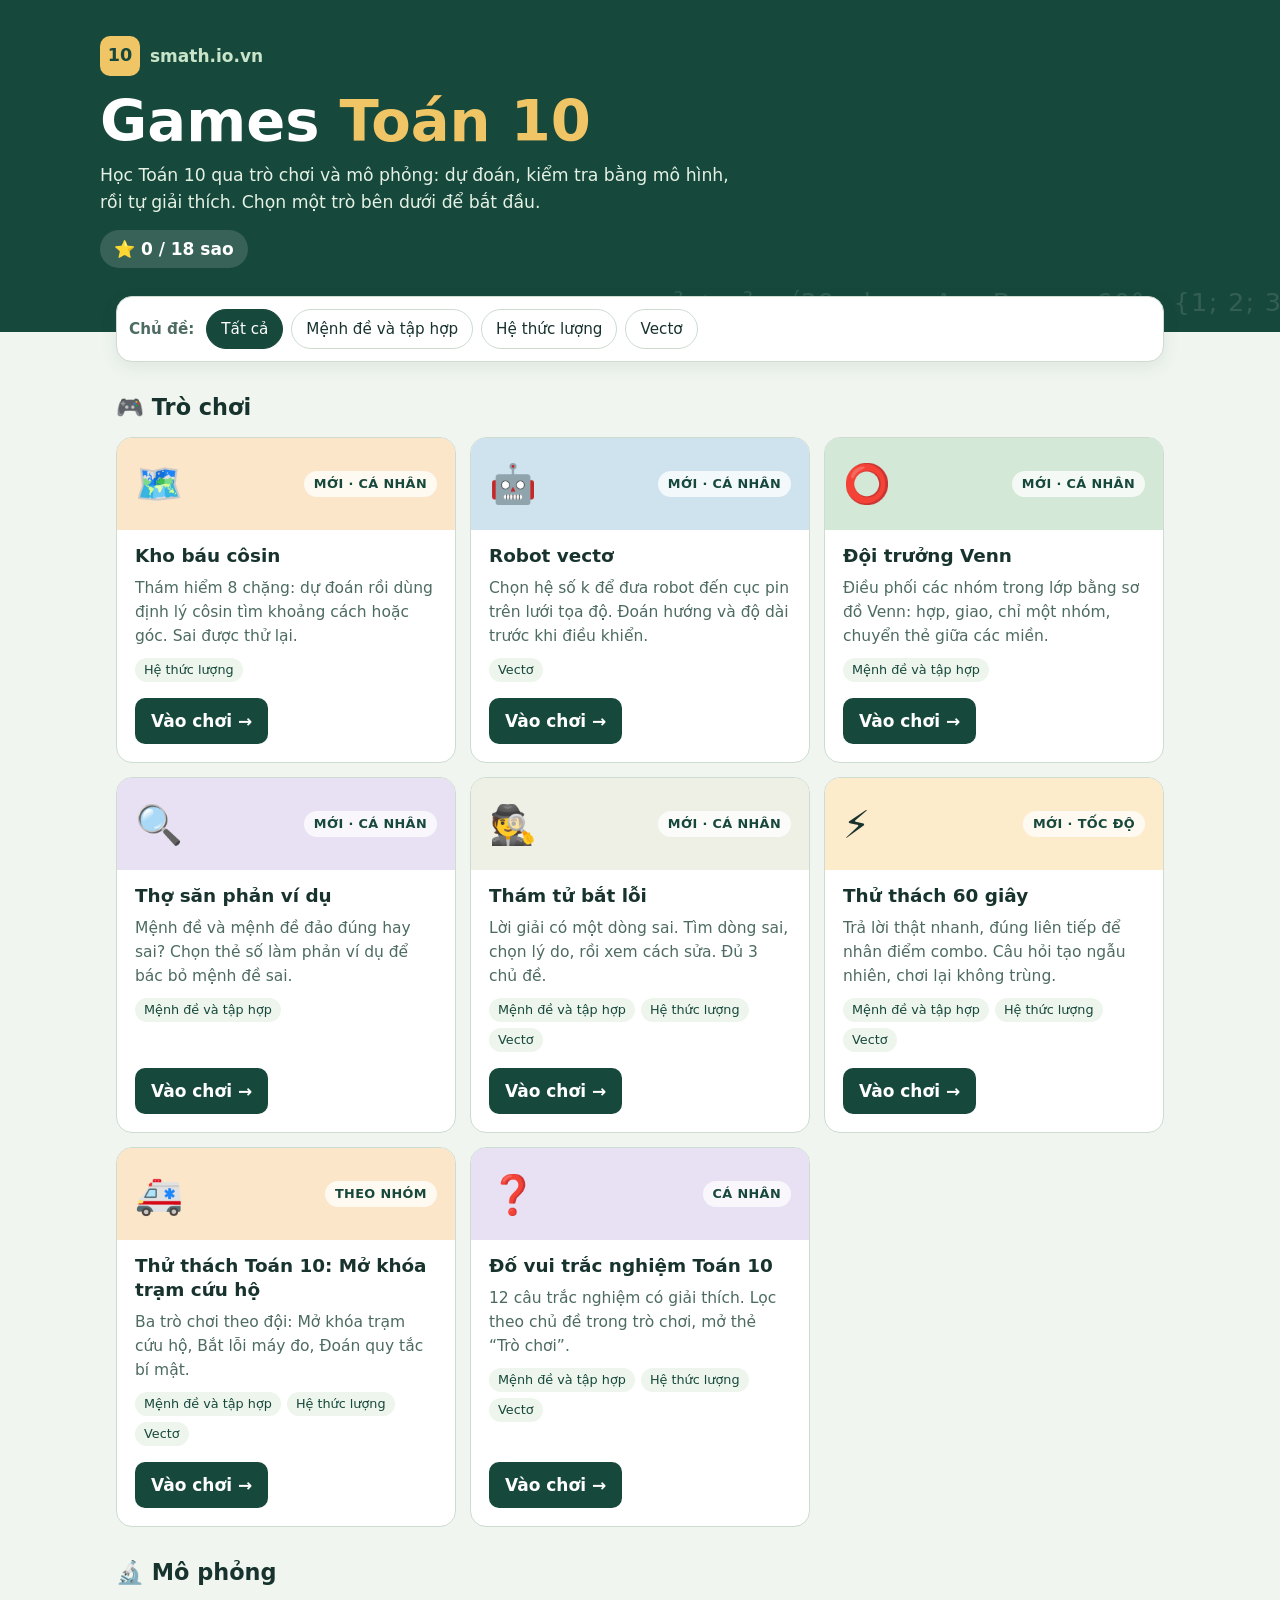
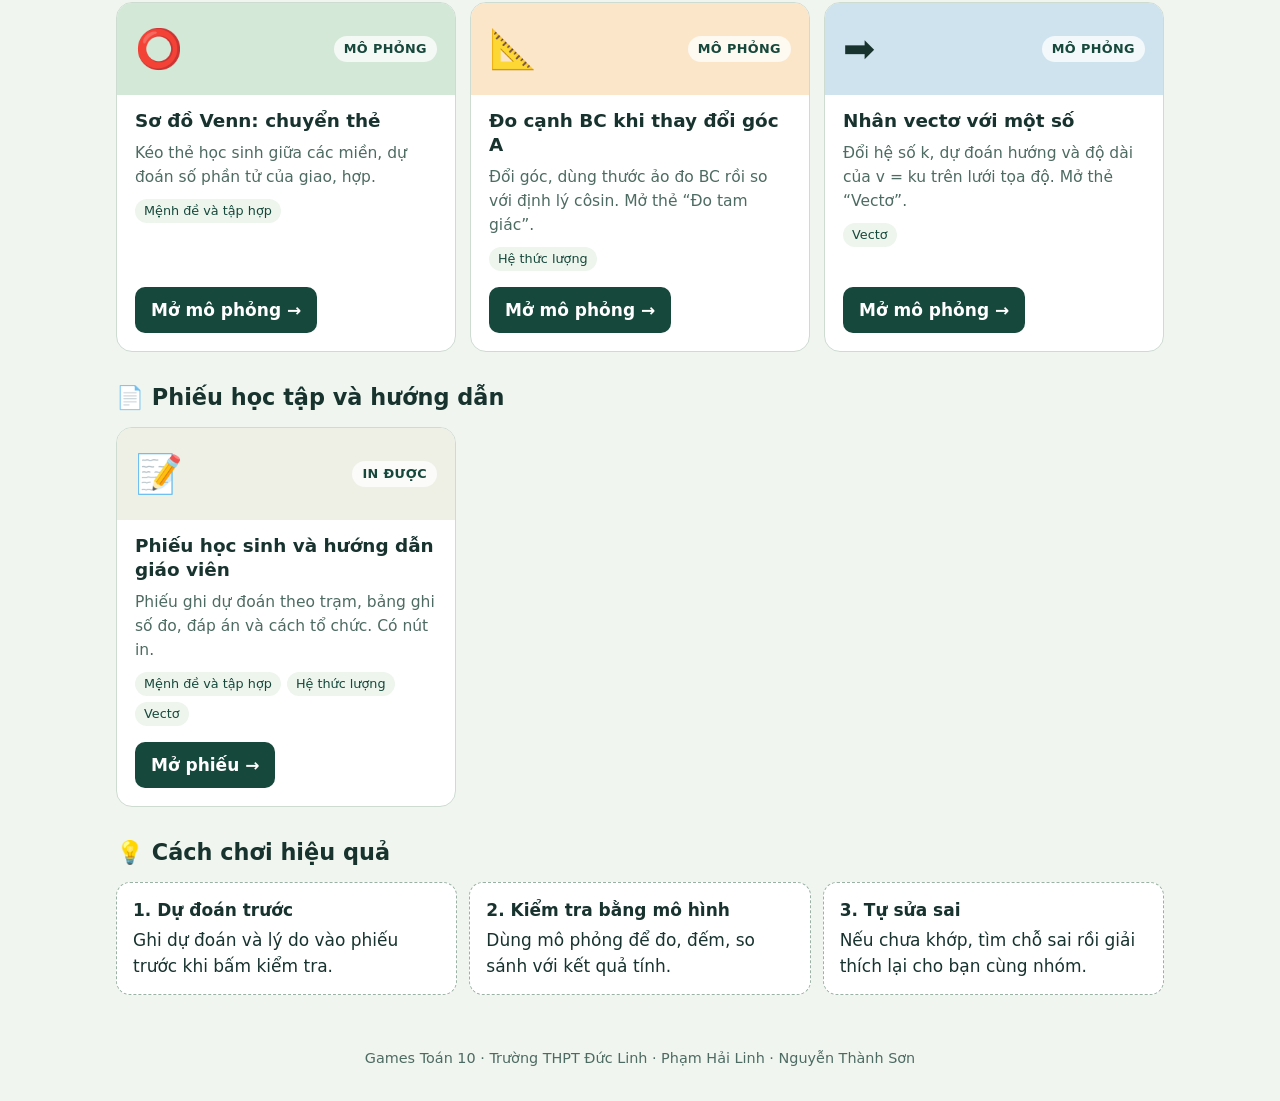
<file: index.html>
<!doctype html>
<html lang="vi">
<head>
<meta charset="utf-8">
<meta name="viewport" content="width=device-width,initial-scale=1">
<title>Games Toán 10</title>
<meta name="description" content="Games Toán 10: trò chơi, mô phỏng và phiếu học tập Toán lớp 10 cho học sinh. smath.io.vn">
<meta name="theme-color" content="#17483c">
<meta property="og:title" content="Games Toán 10">
<meta property="og:description" content="Học Toán 10 qua trò chơi và mô phỏng: tập hợp, hệ thức lượng, vectơ.">
<link rel="icon" href="data:image/svg+xml,%3Csvg xmlns='http://www.w3.org/2000/svg' viewBox='0 0 64 64'%3E%3Crect width='64' height='64' rx='14' fill='%2317483c'/%3E%3Ctext x='32' y='44' font-size='34' font-family='Segoe UI,Arial' font-weight='700' fill='%23efc565' text-anchor='middle'%3E10%3C/text%3E%3C/svg%3E">
<style>
:root{
  --bg:#f0f5ef;--card:#ffffff;--ink:#18332e;--muted:#4d6b62;--line:#cddbd1;
  --green:#17483c;--green2:#286c89;--accent:#efc565;--orange:#b36520;
  --t-logic:#d3e8d6;--t-tri:#fbe6c9;--t-vec:#cfe3ef;--t-all:#e8e1f3;
}
*{box-sizing:border-box}
html{scroll-behavior:smooth}
body{margin:0;background:var(--bg);color:var(--ink);font:17px/1.55 "Segoe UI",system-ui,-apple-system,Roboto,Arial,sans-serif}
a{color:inherit}
.hero{background:var(--green);color:#fff;padding:36px 16px 64px;position:relative;overflow:hidden}
.hero::after{content:"x² + y² · √39 · k·u · A ∩ B · cos 60° · {1; 2; 3}";position:absolute;right:-20px;bottom:10px;font-size:clamp(1rem,3vw,1.6rem);opacity:.12;white-space:nowrap;letter-spacing:.05em}
.wrap{max-width:1080px;margin:auto}
.brand{display:flex;align-items:center;gap:10px;font-weight:600;color:#c9e5c9;margin:0}
.logo{width:40px;height:40px;border-radius:10px;background:var(--accent);color:var(--green);display:grid;place-items:center;font-weight:800;font-size:1.1rem}
h1{font-size:clamp(2.2rem,7vw,3.6rem);line-height:1.05;margin:16px 0 10px}
h1 span{color:var(--accent)}
.lead{max-width:640px;margin:0;color:#e4f1e4;font-size:1.08rem}
main{max-width:1080px;margin:-36px auto 0;padding:0 16px 32px;position:relative}
.filters{background:var(--card);border:1px solid var(--line);border-radius:16px;padding:12px;display:flex;gap:8px;flex-wrap:wrap;align-items:center;box-shadow:0 6px 18px rgba(23,72,60,.08)}
.filters b{margin-right:4px;font-size:.95rem;color:var(--muted)}
.chip{font:inherit;font-size:.95rem;border:1px solid var(--line);background:#fff;color:var(--ink);padding:7px 14px;border-radius:999px;cursor:pointer;min-height:40px}
.chip[aria-pressed=true]{background:var(--green);color:#fff;border-color:var(--green)}
.chip:focus-visible,.card a:focus-visible{outline:3px solid var(--orange);outline-offset:2px}
h2{font-size:1.4rem;margin:28px 0 12px}
.grid{display:grid;gap:14px;grid-template-columns:repeat(auto-fill,minmax(270px,1fr))}
.card{background:var(--card);border:1px solid var(--line);border-radius:16px;overflow:hidden;display:flex;flex-direction:column;transition:transform .15s,box-shadow .15s}
.card:hover{transform:translateY(-3px);box-shadow:0 10px 24px rgba(23,72,60,.12)}
.thumb{height:92px;display:flex;align-items:center;justify-content:space-between;padding:0 18px;font-size:2.4rem}
.thumb .kind{font-size:.8rem;font-weight:700;background:rgba(255,255,255,.75);color:var(--green);padding:3px 10px;border-radius:999px;letter-spacing:.03em;text-transform:uppercase}
.body{padding:14px 18px 18px;display:flex;flex-direction:column;gap:8px;flex:1}
.card h3{margin:0;font-size:1.15rem;line-height:1.3}
.card p{margin:0;color:var(--muted);font-size:.97rem}
.tags{display:flex;gap:6px;flex-wrap:wrap;margin-top:2px}
.tag{font-size:.8rem;padding:2px 9px;border-radius:999px;background:#edf5ed;color:var(--green)}
.go{margin-top:auto;padding-top:8px}
.go a{display:inline-flex;align-items:center;gap:6px;background:var(--green);color:#fff;text-decoration:none;font-weight:600;padding:10px 16px;border-radius:10px;min-height:44px}
.go a:hover{background:#0f3a30}
.go{display:flex;align-items:center;gap:10px;flex-wrap:wrap}
.score{font-size:.9rem;color:var(--muted)}
.score .st{letter-spacing:.05em}
.stars-pill{display:inline-block;margin-top:14px;background:rgba(255,255,255,.14);padding:6px 14px;border-radius:999px;font-weight:600;color:#fff}
.empty{color:var(--muted)}
.tips{display:grid;gap:12px;grid-template-columns:repeat(auto-fit,minmax(220px,1fr));margin-top:6px}
.tip{background:#fff;border:1px dashed #9ab2a4;border-radius:14px;padding:14px 16px}
.tip b{display:block;margin-bottom:4px}
footer{text-align:center;color:var(--muted);font-size:.9rem;padding:20px 16px 32px}
@media (max-width:520px){.hero{padding:26px 16px 58px}.thumb{height:76px;font-size:2rem}.filters b{width:100%}}
@media (prefers-reduced-motion:reduce){.card{transition:none}.card:hover{transform:none}}
</style>
</head>
<body>
<header class="hero">
  <div class="wrap">
    <p class="brand"><span class="logo">10</span> smath.io.vn</p>
    <h1>Games <span>Toán 10</span></h1>
    <p class="lead">Học Toán 10 qua trò chơi và mô phỏng: dự đoán, kiểm tra bằng mô hình, rồi tự giải thích. Chọn một trò bên dưới để bắt đầu.</p>
    <span class="stars-pill" id="stars" title="Sao em đã thu thập trên máy này"></span>
  </div>
</header>

<main>
  <div class="filters" role="group" aria-label="Lọc theo chủ đề">
    <b>Chủ đề:</b>
    <button class="chip" data-topic="all" aria-pressed="true">Tất cả</button>
    <button class="chip" data-topic="logic" aria-pressed="false">Mệnh đề và tập hợp</button>
    <button class="chip" data-topic="triangle" aria-pressed="false">Hệ thức lượng</button>
    <button class="chip" data-topic="vector" aria-pressed="false">Vectơ</button>
  </div>

  <section id="choi"><h2>🎮 Trò chơi</h2><div class="grid" data-group="game"></div></section>
  <section id="mophong"><h2>🔬 Mô phỏng</h2><div class="grid" data-group="sim"></div></section>
  <section id="giaovien"><h2>📄 Phiếu học tập và hướng dẫn</h2><div class="grid" data-group="doc"></div></section>

  <section>
    <h2>💡 Cách chơi hiệu quả</h2>
    <div class="tips">
      <div class="tip"><b>1. Dự đoán trước</b>Ghi dự đoán và lý do vào phiếu trước khi bấm kiểm tra.</div>
      <div class="tip"><b>2. Kiểm tra bằng mô hình</b>Dùng mô phỏng để đo, đếm, so sánh với kết quả tính.</div>
      <div class="tip"><b>3. Tự sửa sai</b>Nếu chưa khớp, tìm chỗ sai rồi giải thích lại cho bạn cùng nhóm.</div>
    </div>
  </section>
</main>

<footer>Games Toán 10 · Trường THPT Đức Linh · Phạm Hải Linh · Nguyễn Thành Sơn</footer>

<script>
/* Thêm trò chơi mới: chép file HTML vào thư mục games/ rồi thêm một dòng vào danh sách dưới đây.
   group: "game" (trò chơi) | "sim" (mô phỏng) | "doc" (phiếu, hướng dẫn)
   topics: "logic" | "triangle" | "vector" (có thể nhiều chủ đề) */
const ITEMS = [
  {
    id: "kho-bau-cosin", isNew: true, group: "game", icon: "🗺️", color: "var(--t-tri)",
    title: "Kho báu côsin",
    desc: "Thám hiểm 8 chặng: dự đoán rồi dùng định lý côsin tìm khoảng cách hoặc góc. Sai được thử lại.",
    topics: ["triangle"], href: "games/kho-bau-cosin.html", kind: "Cá nhân"
  },
  {
    id: "robot-vecto", isNew: true, group: "game", icon: "🤖", color: "var(--t-vec)",
    title: "Robot vectơ",
    desc: "Chọn hệ số k để đưa robot đến cục pin trên lưới tọa độ. Đoán hướng và độ dài trước khi điều khiển.",
    topics: ["vector"], href: "games/robot-vecto.html", kind: "Cá nhân"
  },
  {
    id: "doi-truong-venn", isNew: true, group: "game", icon: "⭕", color: "var(--t-logic)",
    title: "Đội trưởng Venn",
    desc: "Điều phối các nhóm trong lớp bằng sơ đồ Venn: hợp, giao, chỉ một nhóm, chuyển thẻ giữa các miền.",
    topics: ["logic"], href: "games/doi-truong-venn.html", kind: "Cá nhân"
  },
  {
    id: "tho-san-phan-vi-du", isNew: true, group: "game", icon: "🔍", color: "var(--t-all)",
    title: "Thợ săn phản ví dụ",
    desc: "Mệnh đề và mệnh đề đảo đúng hay sai? Chọn thẻ số làm phản ví dụ để bác bỏ mệnh đề sai.",
    topics: ["logic"], href: "games/tho-san-phan-vi-du.html", kind: "Cá nhân"
  },
  {
    id: "tham-tu-loi-sai", isNew: true, group: "game", icon: "🕵️", color: "#eef0e6",
    title: "Thám tử bắt lỗi",
    desc: "Lời giải có một dòng sai. Tìm dòng sai, chọn lý do, rồi xem cách sửa. Đủ 3 chủ đề.",
    topics: ["logic", "triangle", "vector"], href: "games/tham-tu-loi-sai.html", kind: "Cá nhân"
  },
  {
    id: "thu-thach-60s", isNew: true, group: "game", icon: "⚡", color: "#fdeccb",
    title: "Thử thách 60 giây",
    desc: "Trả lời thật nhanh, đúng liên tiếp để nhân điểm combo. Câu hỏi tạo ngẫu nhiên, chơi lại không trùng.",
    topics: ["logic", "triangle", "vector"], href: "games/thu-thach-60s.html", kind: "Tốc độ"
  },
  {
    group: "game", icon: "🚑", color: "var(--t-tri)",
    title: "Thử thách Toán 10: Mở khóa trạm cứu hộ",
    desc: "Ba trò chơi theo đội: Mở khóa trạm cứu hộ, Bắt lỗi máy đo, Đoán quy tắc bí mật.",
    topics: ["logic", "triangle", "vector"],
    href: "games/Ba_tro_choi_SK_6.html", kind: "Theo nhóm"
  },
  {
    group: "game", icon: "❓", color: "var(--t-all)",
    title: "Đố vui trắc nghiệm Toán 10",
    desc: "12 câu trắc nghiệm có giải thích. Lọc theo chủ đề trong trò chơi, mở thẻ “Trò chơi”.",
    topics: ["logic", "triangle", "vector"],
    href: "games/SK_6_Mo_phong_Tro_choi_Toan10.html", kind: "Cá nhân"
  },
  {
    group: "sim", icon: "⭕", color: "var(--t-logic)",
    title: "Sơ đồ Venn: chuyển thẻ",
    desc: "Kéo thẻ học sinh giữa các miền, dự đoán số phần tử của giao, hợp.",
    topics: ["logic"],
    href: "games/SK_6_Mo_phong_Tro_choi_Toan10.html", kind: "Mô phỏng"
  },
  {
    group: "sim", icon: "📐", color: "var(--t-tri)",
    title: "Đo cạnh BC khi thay đổi góc A",
    desc: "Đổi góc, dùng thước ảo đo BC rồi so với định lý côsin. Mở thẻ “Đo tam giác”.",
    topics: ["triangle"],
    href: "games/SK_6_Mo_phong_Tro_choi_Toan10.html", kind: "Mô phỏng"
  },
  {
    group: "sim", icon: "➡️", color: "var(--t-vec)",
    title: "Nhân vectơ với một số",
    desc: "Đổi hệ số k, dự đoán hướng và độ dài của v = ku trên lưới tọa độ. Mở thẻ “Vectơ”.",
    topics: ["vector"],
    href: "games/SK_6_Mo_phong_Tro_choi_Toan10.html", kind: "Mô phỏng"
  },
  {
    group: "doc", icon: "📝", color: "#eef0e6",
    title: "Phiếu học sinh và hướng dẫn giáo viên",
    desc: "Phiếu ghi dự đoán theo trạm, bảng ghi số đo, đáp án và cách tổ chức. Có nút in.",
    topics: ["logic", "triangle", "vector"],
    href: "games/Phieu_hoc_sinh_va_huong_dan_SK_6.html", kind: "In được"
  }
];
const TOPIC_NAMES = { logic: "Mệnh đề và tập hợp", triangle: "Hệ thức lượng", vector: "Vectơ" };

function record(id) { try { return JSON.parse(localStorage.getItem("smath10:" + id)) || null; } catch (e) { return null; } }
function totalStars() {
  const ids = ITEMS.filter(i => i.id).map(i => i.id);
  return { got: ids.reduce((n, id) => n + ((record(id) || {}).stars || 0), 0), max: ids.length * 3 };
}
function render(topic) {
  document.querySelectorAll("[data-group]").forEach(grid => {
    grid.replaceChildren();
    const list = ITEMS.filter(it => it.group === grid.dataset.group && (topic === "all" || it.topics.includes(topic)));
    grid.closest("section").hidden = list.length === 0;
    list.forEach(it => {
      const card = document.createElement("article");
      card.className = "card";
      card.innerHTML = `
        <div class="thumb" style="background:${it.color}"><span aria-hidden="true">${it.icon}</span><span class="kind">${it.isNew ? "Mới · " : ""}${it.kind}</span></div>
        <div class="body">
          <h3></h3><p></p>
          <div class="tags">${it.topics.map(t => `<span class="tag">${TOPIC_NAMES[t]}</span>`).join("")}</div>
          <div class="go"><a href="${it.href}">Vào chơi →</a><span class="score"></span></div>
        </div>`;
      card.querySelector("h3").textContent = it.title;
      card.querySelector("p").textContent = it.desc;
      const rec = it.id ? record(it.id) : null;
      if (rec && rec.plays) card.querySelector(".score").innerHTML = `<span class="st" aria-label="${rec.stars} sao">${"⭐".repeat(rec.stars)}${"☆".repeat(3 - rec.stars)}</span> Kỷ lục ${rec.best}`;
      if (it.group === "doc") card.querySelector(".go a").textContent = "Mở phiếu →";
      if (it.group === "sim") card.querySelector(".go a").textContent = "Mở mô phỏng →";
      grid.append(card);
    });
  });
}
document.querySelectorAll(".chip").forEach(chip => chip.onclick = () => {
  document.querySelectorAll(".chip").forEach(c => c.setAttribute("aria-pressed", String(c === chip)));
  render(chip.dataset.topic);
});
render("all");
const ts = totalStars();
document.getElementById("stars").textContent = `⭐ ${ts.got} / ${ts.max} sao`;
</script>
</body>
</html>
</file>
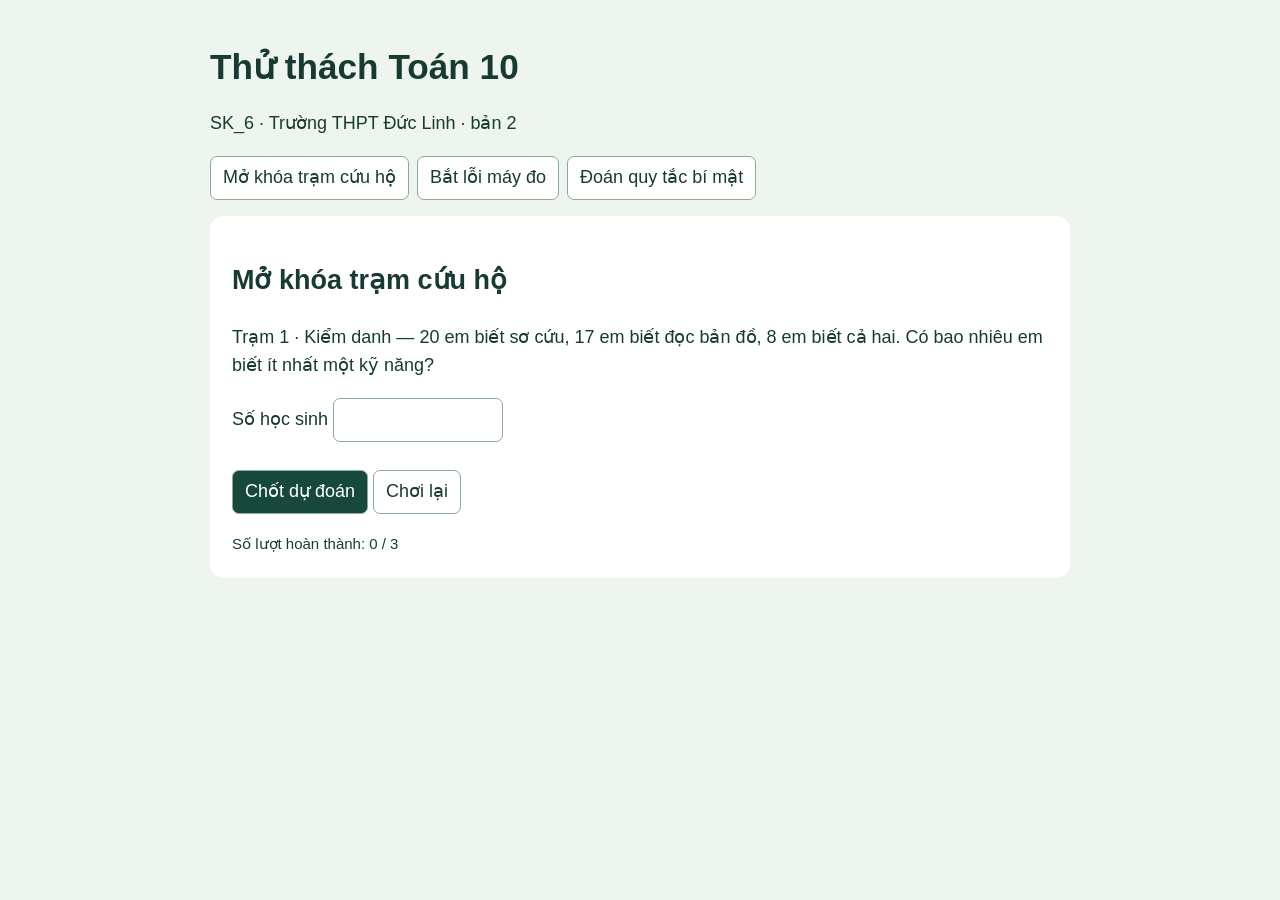
<file: games/Ba_tro_choi_SK_6.html>
<!doctype html><html lang="vi"><meta charset="utf-8"><meta name="viewport" content="width=device-width,initial-scale=1"><title>Ba trò chơi · SK_6</title><style>
body{margin:0;background:#eef5ee;color:#173b32;font:18px/1.55 'Segoe UI',sans-serif}main{max-width:860px;margin:auto;padding:24px}h1{font-size:2.2rem;line-height:1.1}section{background:white;padding:22px;border-radius:14px;margin-top:16px}button,select,input{font:inherit;padding:7px 12px;border:1px solid #89a99d;border-radius:7px;background:white;color:#173b32}button{cursor:pointer}button.primary{background:#17483c;color:white}button:disabled{opacity:.55}a{color:#17483c}nav{display:flex;flex-wrap:wrap;gap:8px}label{display:block;margin:10px 0}input{width:8em}output{display:block;font-weight:600}.board{font:600 1.15rem 'Segoe UI',sans-serif;color:#225647}small{display:block}button:focus-visible,a:focus-visible,input:focus-visible{outline:3px solid #b36520}
</style><main><h1>Thử thách Toán 10</h1><p>SK_6 · Trường THPT Đức Linh · bản 2</p>
<nav><button data-mode="rescue">Mở khóa trạm cứu hộ</button><button data-mode="errors">Bắt lỗi máy đo</button><button data-mode="rule">Đoán quy tắc bí mật</button></nav>
<section><h2 id="title"></h2><p id="prompt"></p><p class="board" id="board"></p><div id="fields"></div><p id="link" hidden><a href="SK_6_Mo_phong_Tro_choi_Toan10.html" target="_blank" rel="noopener">Mở mô phỏng để kiểm tra</a></p><output id="message" aria-live="polite"></output><p><button id="check" class="primary">Chốt dự đoán</button> <button id="next" hidden>Lượt tiếp theo</button> <button id="reset">Chơi lại</button></p><small id="score"></small></section></main>
<script>
const $=id=>document.getElementById(id);
const games={
 rescue:{name:"Mở khóa trạm cứu hộ",items:[
 ["Trạm 1 · Kiểm danh","20 em biết sơ cứu, 17 em biết đọc bản đồ, 8 em biết cả hai. Có bao nhiêu em biết ít nhất một kỹ năng?",[["Số học sinh",29]],"20 + 17 − 8 = 29. Trừ 8 vì các em này đã được đếm hai lần."],
 ["Trạm 2 · Qua suối","AB = 5 km, AC = 7 km, góc A = 60°. Trên mô phỏng 1 cm ứng với 1 km. Ghi dự đoán BC (đến 0,1 km) và căn cứ vào phiếu trước khi mở mô phỏng.",[["BC dự đoán (km)",6.2,6]],"BC² = 25 + 49 − 2·5·7·cos 60° = 39, BC = √39 ≈ 6,24 km. So sánh dự đoán ban đầu của đội với kết quả và ghi vào phiếu."],
 ["Trạm 3 · Điều khiển thiết bị","u = (3; 4). Thiết bị cần đi 6 ô sang trái và 8 ô xuống dưới. Hãy tìm k trong v = ku và độ dài của v.",[["Hệ số k",-2],["Độ dài",10]],"k = −2 đổi hướng, độ dài bằng 2 × 5 = 10."]]},
 errors:{name:"Bắt lỗi máy đo",items:[
 ["Báo cáo 1","AB = 5 cm, AC = 7 cm, góc A = 60°. Bạn đo từ vạch 1,0 đến 7,2 rồi báo BC = 7,2 cm. Hãy sửa số đo.",[["Số đo đúng (cm)",6.2,.051]],"Lấy số đọc cuối trừ số đọc đầu: 7,2 − 1,0 = 6,2 cm."],
 ["Báo cáo 2","Hai cạnh từ A dài 5 và 7 cm. Góc giữa hai cạnh là 60°. Bạn dùng cos 120° nên báo √109 cm. Hãy sửa kết quả đến 0,1 cm.",[["BC (cm)",6.2,.051]],"Phải dùng góc xen giữa 60°. BC = √39 ≈ 6,2 cm."],
 ["Báo cáo 3","Hai bạn đo 6,1 cm và 6,5 cm. Tính chênh lệch hai lần đo để quyết định có cần đo lại theo ngưỡng 0,2 cm hay không.",[["Chênh lệch (cm)",.4,.001]],"0,4 cm > 0,2 cm. Kiểm tra vạch 0 và hai đầu đoạn trước khi đo lại."]]},
 rule:{name:"Đoán quy tắc bí mật",items:[
 ["Lượt 1","Tìm k sao cho v = ku. Nêu dấu của k dựa vào hướng.",[["Hệ số k",-2]],"Ngược hướng, dài gấp đôi nên k = −2.","u = (3; 0)    v = (−6; 0)"],
 ["Lượt 2","Tìm k rồi giải thích dựa vào hai tọa độ.",[["Hệ số k",.5]],"Cùng hướng, dài bằng một nửa nên k = 1/2.","u = (3; 4)    v = (1,5; 2)"],
 ["Lượt 3","Tìm k. Sau đó tự chọn một k khác để đố bạn.",[["Hệ số k",0]],"u khác vectơ không. Để v bằng vectơ không cần k = 0.","u = (3; 4)    v = (0; 0)"]]}
};
let mode="rescue",index=0,points=0,stage=0;
function fields(items){
 $("fields").replaceChildren();
 items.forEach(([name])=>{const label=document.createElement("label");label.textContent=name+" ";const input=document.createElement("input");input.type="number";input.step="any";label.append(input);$("fields").append(label)});
}
function render(){
 const game=games[mode], item=game.items[index];stage=0;
 $("title").textContent=game.name;
 $("prompt").textContent=item?item[0]+" — "+item[1]:"Đã hoàn thành. Đổi trò hoặc chơi lại.";
 $("board").textContent=item?.[4]??"";
 $("message").textContent="";$("link").hidden=true;$("check").hidden=!item;$("check").disabled=false;$("check").textContent="Chốt dự đoán";$("next").hidden=true;
 fields(item?.[2]??[]);
 $("score").textContent="Số lượt hoàn thành: "+points+" / "+game.items.length;
}
function check(){
 const item=games[mode].items[index], values=[...$("fields").querySelectorAll("input")].map(i=>i.valueAsNumber);
 if(values.some(x=>!Number.isFinite(x))){$("message").textContent="Hãy điền đủ dữ liệu.";return;}
 if(stage===0){
  if(!values.every((value,i)=>Math.abs(value-item[2][i][1])<=(item[2][i][2]??.00001))){
   $("message").textContent="Chưa khớp. Hãy kiểm tra lại dữ kiện và thử lại.";$("link").hidden=false;return;
  }
  $("link").hidden=false;
  if(mode==="rescue"&&index===1){
   stage=1;fields([["Số đọc trên thước (km)"],["Độ lệch tuyệt đối (km)"]]);
   $("message").textContent="Dự đoán đã chốt: "+values[0].toLocaleString("vi-VN")+" km. Kết quả tính theo định lý côsin là √39 ≈ 6,24 km. Bật thước tại góc 60°, chọn B và C rồi ghi số đọc và độ lệch so với 6,24 km.";
   $("check").textContent="Kiểm tra số đo";return;
  }
 }
 if(stage===1&&(Math.abs(values[0]-6.24)>.24||Math.abs(values[1]-Math.abs(values[0]-6.24))>.011)){
  $("message").textContent="Kiểm tra số đọc và lấy độ lệch tuyệt đối so với 6,24 km.";return;
 }
 points++;$("score").textContent="Số lượt hoàn thành: "+points+" / "+games[mode].items.length;
 $("message").textContent=item[3];$("check").disabled=true;$("next").hidden=false;$("next").focus();
}
function begin(){index=0;points=0;render()}
document.querySelectorAll("nav button").forEach(b=>b.onclick=()=>{mode=b.dataset.mode;begin()});
$("reset").onclick=begin;$("check").onclick=check;$("next").onclick=()=>{index++;render()};begin();
</script></html>
</file>
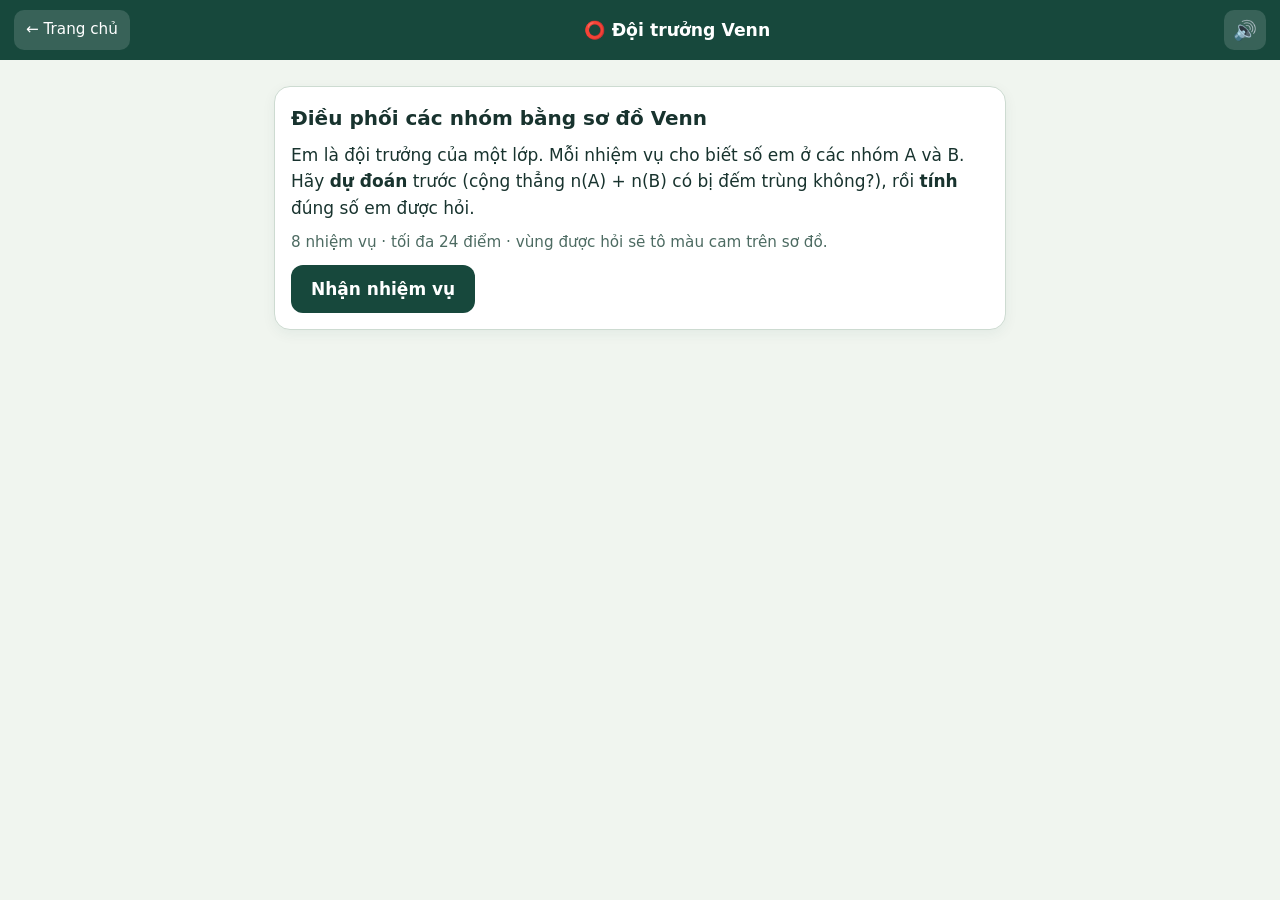
<file: games/doi-truong-venn.html>
<!doctype html>
<html lang="vi"><head><meta charset="utf-8"><meta name="viewport" content="width=device-width,initial-scale=1">
<title>Đội trưởng Venn · Games Toán 10</title><link rel="stylesheet" href="../assets/common.css"></head>
<body>
<header class="top"><a class="home" href="../index.html">← Trang chủ</a><h1>⭕ Đội trưởng Venn</h1><button id="snd" class="icon" aria-label="Bật hoặc tắt âm thanh">🔊</button></header>
<main>
<section id="intro" class="panel">
  <h2>Điều phối các nhóm bằng sơ đồ Venn</h2>
  <p>Em là đội trưởng của một lớp. Mỗi nhiệm vụ cho biết số em ở các nhóm A và B. Hãy <b>dự đoán</b> trước (cộng thẳng n(A) + n(B) có bị đếm trùng không?), rồi <b>tính</b> đúng số em được hỏi.</p>
  <p class="muted">8 nhiệm vụ · tối đa 24 điểm · vùng được hỏi sẽ tô màu cam trên sơ đồ.</p>
  <button class="btn" id="start">Nhận nhiệm vụ</button>
</section>
<section id="play" class="panel" hidden>
  <div class="hud"><span id="hRound"></span><span id="hScore"></span></div>
  <div class="bar"><i id="prog"></i></div>
  <div id="stepper"></div>
  <p id="story"></p>
  <svg id="venn" class="fig" viewBox="0 0 520 250" role="img" aria-label="Sơ đồ Venn của hai nhóm A và B"></svg>
  <div class="q" id="question"></div>
  <div id="area"></div>
  <div id="fb" aria-live="polite"></div>
  <div id="exp"></div>
  <p><button class="btn" id="next" hidden>Nhiệm vụ tiếp theo →</button></p>
</section>
</main>
<script src="../assets/common.js"></script>
<script>
const {$, rand, pick, shuffle, fmt, parse, el} = SM;
SM.initSound();
const THEMES = [["thích Toán", "thích Tin"], ["biết bơi", "biết đạp xe"], ["thích đọc sách", "thích chơi thể thao"], ["tham gia CLB Toán", "tham gia CLB Văn"], ["thích bóng đá", "thích bóng chuyền"]];
const ORDER = ["union", "outside", "move", "onlyA", "findInter", "move", "onlyB", "findInter"];
let rounds = [], idx = 0, score = 0, mistakes = [], tries = 0, cur;

function makeRound(type) {
  const th = pick(THEMES);
  for (let t = 0; t < 500; t++) {
    const x = rand(12, 22), y = rand(10, 20), z = type === "union" ? (Math.random() < 0.3 ? 0 : rand(3, Math.min(x, y) - 2)) : rand(3, Math.min(x, y) - 2);
    const N = rand(30, 46), u = x + y - z;
    if (N < u + 2) continue;
    const r = { type, th, x, y, z, N, u, out: N - u, onlyA: x - z, onlyB: y - z };
    if (type === "move") { const m = rand(1, 3); if (r.onlyA <= m + 1) continue; r.m = m; r.q = pick(["A", "B", "I", "U", "onlyA"]); }
    return r;
  }
}
const S = "http://www.w3.org/2000/svg";
function mk(svg, t, at, txt) { const n = document.createElementNS(S, t); for (const k in at) n.setAttribute(k, at[k]); if (txt !== undefined) n.textContent = txt; svg.append(n); return n; }
/* highlight: 'union' | 'out' | 'onlyA' | 'onlyB' | 'inter' | null ; vals: {onlyA,inter,onlyB,out} (null = ẩn) */
function drawVenn(hl, vals, hlText) {
  const svg = $("venn"); svg.replaceChildren();
  const O = "#f6c98d", OS = "#b36520";
  const defs = mk(svg, "defs", {}); const cp = document.createElementNS(S, "clipPath"); cp.setAttribute("id", "cb"); defs.append(cp);
  const ce = document.createElementNS(S, "ellipse"); for (const [k, v] of Object.entries({ cx: 330, cy: 130, rx: 125, ry: 92 })) ce.setAttribute(k, v); cp.append(ce);
  mk(svg, "rect", { x: 6, y: 6, width: 508, height: 238, rx: 14, fill: hl === "out" ? O : "#f8fbf7", stroke: hl === "out" ? OS : "#9ab2a4", "stroke-width": 2 });
  mk(svg, "text", { x: 20, y: 28, "font-size": 14, fill: "#4d6b62" }, "Cả lớp");
  const A = { cx: 215, cy: 130, rx: 125, ry: 92 }, B = { cx: 330, cy: 130, rx: 125, ry: 92 };
  const base = (e, fill, stroke) => mk(svg, "ellipse", Object.assign({ fill, stroke, "stroke-width": 2.5 }, e));
  if (hl === "union") { base(A, O, OS); base(B, O, OS); }
  else if (hl === "onlyA") { base(A, O, OS); base(B, "#f8fbf7", "#286c89"); }
  else if (hl === "onlyB") { base(B, O, OS); base(A, "#f8fbf7", "#30785b"); base(B, "none", "#286c89"); }
  else { base(A, "#d3e8d6", "#30785b"); base(B, "#cbdfea", "#286c89"); if (hl === "inter") mk(svg, "ellipse", Object.assign({ fill: O, "clip-path": "url(#cb)" }, A)); mk(svg, "ellipse", Object.assign({ fill: "none", stroke: "#30785b", "stroke-width": 2.5 }, A)); mk(svg, "ellipse", Object.assign({ fill: "none", stroke: "#286c89", "stroke-width": 2.5 }, B)); }
  if (hl === "onlyA") mk(svg, "ellipse", Object.assign({ fill: "none", stroke: "#30785b", "stroke-width": 2.5 }, A));
  if (hl === "union") { mk(svg, "ellipse", Object.assign({ fill: "none", stroke: "#30785b", "stroke-width": 2.5 }, A)); }
  const t = (x, y, s, size = 22, fill = "#18332e") => mk(svg, "text", { x, y, "text-anchor": "middle", "font-size": size, "font-weight": 700, fill }, s);
  t(150, 33, "Nhóm A", 17, "#30785b"); t(395, 33, "Nhóm B", 17, "#286c89");
  const Q = "?";
  const v = vals || {};
  t(150, 138, v.onlyA == null ? (hl === "onlyA" || hl === "union" ? Q : "") : v.onlyA);
  t(272, 138, v.inter == null ? (hl === "inter" || hl === "union" ? "" : "") : v.inter);
  t(395, 138, v.onlyB == null ? (hl === "onlyB" ? Q : "") : v.onlyB);
  t(485, 215, v.out == null ? (hl === "out" ? Q : "") : v.out, 20);
  if (hlText) mk(svg, "text", { x: 272, y: 232, "text-anchor": "middle", "font-size": 14, fill: "#873e12", "font-weight": 700 }, hlText);
}

function startRound() {
  cur = rounds[idx]; tries = 0;
  const r = cur, [a, b] = r.th;
  $("hRound").textContent = `Nhiệm vụ ${idx + 1} / ${rounds.length}`; $("hScore").textContent = `Điểm: ${score}`;
  $("prog").style.width = (idx / rounds.length * 100) + "%";
  ["fb", "exp", "area"].forEach(i => $(i).replaceChildren()); $("next").hidden = true;
  SM.steps($("stepper"), ["Dự đoán", "Tính", "Giải thích"], 0);
  if (r.type === "move") return startMove();
  const given = {
    union: `n(A) = ${r.x}, n(B) = ${r.y}, n(A ∩ B) = ${r.z}`, outside: `n(A) = ${r.x}, n(B) = ${r.y}, n(A ∩ B) = ${r.z}`,
    onlyA: `n(A) = ${r.x}, n(A ∩ B) = ${r.z}`, onlyB: `n(B) = ${r.y}, n(A ∩ B) = ${r.z}`, findInter: `n(A) = ${r.x}, n(B) = ${r.y}, n(A ∪ B) = ${r.u}`
  }[r.type];
  $("story").innerHTML = `Lớp có <b>${r.N}</b> học sinh. Nhóm A: các em ${a}. Nhóm B: các em ${b}.<br><b>${given}</b>.`;
  const hl = { union: "union", outside: "out", onlyA: "onlyA", onlyB: "onlyB", findInter: "inter" }[r.type];
  drawVenn(hl, r.type === "findInter" ? { out: r.out } : null);
  const total = r.x + r.y;
  let correct = r.z > 0 ? 0 : 1, labels = [["nhỏ hơn (vì các em thuộc cả hai nhóm bị đếm hai lần)", 0], ["bằng (không em nào thuộc cả hai nhóm)", 1], ["lớn hơn", 2]];
  if (r.type === "findInter") {
    $("question").innerHTML = `<b>Dự đoán:</b> n(A) + n(B) = ${total} nhưng n(A ∪ B) chỉ là ${r.u}. Vậy số em thuộc cả hai nhóm…`;
    correct = 0; labels = [["lớn hơn 0 (một số em bị đếm hai lần)", 0], ["bằng 0", 1], ["lớn hơn cả n(A)", 2]];
  } else $("question").innerHTML = `<b>Dự đoán:</b> số em thuộc ít nhất một nhóm, n(A ∪ B), so với tổng n(A) + n(B) sẽ…`;
  const box = el("div", "opts");
  labels.forEach(([t, i]) => {
    const bt = el("button", "opt", t); box.append(bt);
    bt.onclick = () => {
      [...box.children].forEach((c, j) => { c.disabled = true; if (j === correct) c.classList.add("right"); else if (j === i) c.classList.add("wrong"); });
      const ok = i === correct; SM.beep(ok); if (ok) score++; $("hScore").textContent = `Điểm: ${score}`;
      if (!ok) mistakes.push(`Nhiệm vụ ${idx + 1}: n(A ∪ B) = n(A) + n(B) − n(A ∩ B), nên nhỏ hơn n(A) + n(B) khi có phần giao.`);
      $("fb").replaceChildren(el("div", "fb " + (ok ? "ok" : "no"), (ok ? "Đúng! " : "Chưa đúng. ") + (r.type === "findInter" ? `Tổng ${total} vượt ${r.u}, phần dư chính là số em bị đếm hai lần.` : r.z > 0 ? `Có ${r.z} em thuộc cả hai nhóm nên n(A) + n(B) = ${total} đếm trùng ${r.z} em.` : `Không có phần giao nên n(A ∪ B) = n(A) + n(B) = ${total}.`)));
      setTimeout(compute, ok ? 600 : 1400);
    };
  });
  $("area").replaceChildren(box);
}
function compute() {
  const r = cur; SM.steps($("stepper"), ["Dự đoán", "Tính", "Giải thích"], 1);
  const q = { union: "Có bao nhiêu em thuộc ít nhất một nhóm, tức n(A ∪ B)?", outside: "Có bao nhiêu em không thuộc nhóm nào?", onlyA: "Có bao nhiêu em chỉ thuộc nhóm A (không thuộc B)?", onlyB: "Có bao nhiêu em chỉ thuộc nhóm B (không thuộc A)?", findInter: "Có bao nhiêu em thuộc cả hai nhóm, tức n(A ∩ B)?" }[r.type];
  $("question").innerHTML = "<b>Tính:</b> " + q;
  const ans = { union: r.u, outside: r.out, onlyA: r.onlyA, onlyB: r.onlyB, findInter: r.z }[r.type];
  const wrap = el("div", "row"), inp = el("input", "num"); inp.type = "text"; inp.inputMode = "numeric"; inp.placeholder = "Số em"; inp.setAttribute("aria-label", "Số em");
  const go = el("button", "btn", "Kiểm tra"); wrap.append(inp, go); $("area").replaceChildren(wrap);
  const check = () => {
    const v = parse(inp.value); if (!isFinite(v)) { $("fb").replaceChildren(el("div", "fb info", "Hãy nhập một số nguyên.")); return; }
    tries++;
    if (v === ans) finish(tries === 1 ? 2 : 1, true, ans);
    else if (tries === 1) { SM.beep(false); inp.select(); $("fb").replaceChildren(el("div", "fb no", "Chưa đúng. Gợi ý: n(A ∪ B) = n(A) + n(B) − n(A ∩ B), và cả lớp = các em trong hợp + các em ngoài hợp. Thử lại (còn 1 điểm).")); }
    else finish(0, false, ans);
  };
  go.onclick = check; inp.onkeydown = e => { if (e.key === "Enter") check(); }; inp.focus();
}
function expText(r, ans) {
  return {
    union: [`n(A ∪ B) = n(A) + n(B) − n(A ∩ B)`, `= ${r.x} + ${r.y} − ${r.z} = <b>${r.u}</b>`],
    outside: [`n(A ∪ B) = ${r.x} + ${r.y} − ${r.z} = ${r.u}`, `Ngoài hai nhóm: ${r.N} − ${r.u} = <b>${r.out}</b>`],
    onlyA: [`Chỉ A = n(A) − n(A ∩ B)`, `= ${r.x} − ${r.z} = <b>${r.onlyA}</b> (không phải ${r.x} + ${r.z})`],
    onlyB: [`Chỉ B = n(B) − n(A ∩ B)`, `= ${r.y} − ${r.z} = <b>${r.onlyB}</b>`],
    findInter: [`n(A ∪ B) = n(A) + n(B) − n(A ∩ B) nên n(A ∩ B) = n(A) + n(B) − n(A ∪ B)`, `= ${r.x} + ${r.y} − ${r.u} = <b>${r.z}</b>`]
  }[r.type];
}
function finish(pts, ok, ans) {
  const r = cur; SM.steps($("stepper"), ["Dự đoán", "Tính", "Giải thích"], 2);
  score += pts; $("hScore").textContent = `Điểm: ${score}`; SM.beep(ok);
  [...$("area").querySelectorAll("input,button")].forEach(x => x.disabled = true);
  const hl = { union: "union", outside: "out", onlyA: "onlyA", onlyB: "onlyB", findInter: "inter" }[r.type];
  drawVenn(null, { onlyA: r.onlyA, inter: r.z, onlyB: r.onlyB, out: r.out }, `Cả lớp ${r.N} = ${r.onlyA} + ${r.z} + ${r.onlyB} + ${r.out}`);
  const e = el("div", "exp"); e.innerHTML = "<div><b>Lời giải:</b></div>" + expText(r, ans).map(s => `<div>${s}</div>`).join("");
  $("exp").replaceChildren(e);
  $("fb").replaceChildren(el("div", "fb " + (ok ? "ok" : "no"), ok ? (pts === 2 ? "Chính xác! +2 điểm." : "Em đã tự sửa được! +1 điểm.") : `Chưa đúng, đáp số là ${ans}. Đọc lời giải nhé.`));
  if (!ok) mistakes.push(`Nhiệm vụ ${idx + 1}: ` + expText(r, ans).join(" ").replace(/<\/?b>/g, ""));
  nextBtn();
}
/* nhiệm vụ chuyển thẻ */
function startMove() {
  const r = cur, [a, b] = r.th, m = r.m, inter = r.z;
  $("story").innerHTML = `Lớp có <b>${r.N}</b> học sinh. Hiện có ${r.onlyA} em chỉ ${a}, ${inter} em ${a} và ${b}, ${r.onlyB} em chỉ ${b}, ${r.out} em không thuộc nhóm nào.<br>Đội trưởng <b>chuyển ${m} em từ miền "chỉ A" sang phần giao</b> (các em đó cũng ${b}).`;
  drawVenn(null, { onlyA: r.onlyA, inter, onlyB: r.onlyB, out: r.out });
  const Q = { A: ["n(A)", 1, "Giữ nguyên", "A gồm miền chỉ A và phần giao, chuyển thẻ giữa hai miền này không làm A đổi."], B: ["n(B)", 0, `Tăng ${m}`, `B gồm phần giao và miền chỉ B; phần giao tăng ${m} nên n(B) tăng ${m}.`], I: ["n(A ∩ B)", 0, `Tăng ${m}`, `${m} thẻ mới vào phần giao.`], U: ["n(A ∪ B)", 1, "Giữ nguyên", "Các thẻ vẫn nằm trong hợp, chỉ đổi miền."], onlyA: ["số em chỉ thuộc A", 2, `Giảm ${m}`, `${m} thẻ rời miền chỉ A.`] }[r.q];
  $("question").innerHTML = `<b>Dự đoán:</b> sau khi chuyển, ${Q[0]} sẽ…`;
  const choices = ["Giữ nguyên", `Tăng ${m}`, `Giảm ${m}`], correct = choices.indexOf(Q[2]);
  const box = el("div", "opts");
  choices.forEach((t, i) => {
    const bt = el("button", "opt", t); box.append(bt);
    bt.onclick = () => {
      [...box.children].forEach((c, j) => { c.disabled = true; if (j === correct) c.classList.add("right"); else if (j === i) c.classList.add("wrong"); });
      const ok = i === correct; SM.beep(ok); score += ok ? 3 : 0; $("hScore").textContent = `Điểm: ${score}`;
      SM.steps($("stepper"), ["Dự đoán", "Tính", "Giải thích"], 2);
      drawVenn(null, { onlyA: r.onlyA - m, inter: inter + m, onlyB: r.onlyB, out: r.out }, `Sau khi chuyển ${m} em`);
      $("fb").replaceChildren(el("div", "fb " + (ok ? "ok" : "no"), ok ? "Dự đoán đúng! +3 điểm." : "Chưa đúng, đối chiếu với sơ đồ mới bên trên."));
      const e = el("div", "exp"); e.innerHTML = `<div><b>Lời giải:</b> ${Q[3]}</div><div>Trước: chỉ A = ${r.onlyA}, giao = ${inter}, chỉ B = ${r.onlyB}. Sau: chỉ A = ${r.onlyA - m}, giao = ${inter + m}, chỉ B = ${r.onlyB}. Hợp luôn bằng ${r.u}.</div>`;
      $("exp").replaceChildren(e);
      if (!ok) mistakes.push(`Nhiệm vụ ${idx + 1}: ${Q[0]} ${Q[2].toLowerCase()} khi chuyển ${m} em từ "chỉ A" sang phần giao. ${Q[3]}`);
      nextBtn();
    };
  });
  $("area").replaceChildren(box);
}
function nextBtn() { $("next").hidden = false; $("next").textContent = idx === rounds.length - 1 ? "Xem kết quả" : "Nhiệm vụ tiếp theo →"; $("next").focus(); }
$("next").onclick = () => {
  idx++;
  if (idx >= rounds.length) { $("prog").style.width = "100%"; SM.end({ id: "doi-truong-venn", title: "Hoàn thành nhiệm vụ đội trưởng", score, max: rounds.length * 3, stars: SM.starsFor(score / (rounds.length * 3)), mistakes, again: begin }); }
  else startRound();
};
function begin() { rounds = ORDER.map(makeRound); idx = 0; score = 0; mistakes = []; $("intro").hidden = true; $("play").hidden = false; startRound(); window.scrollTo(0, 0); }
$("start").onclick = begin;
</script></body></html>
</file>
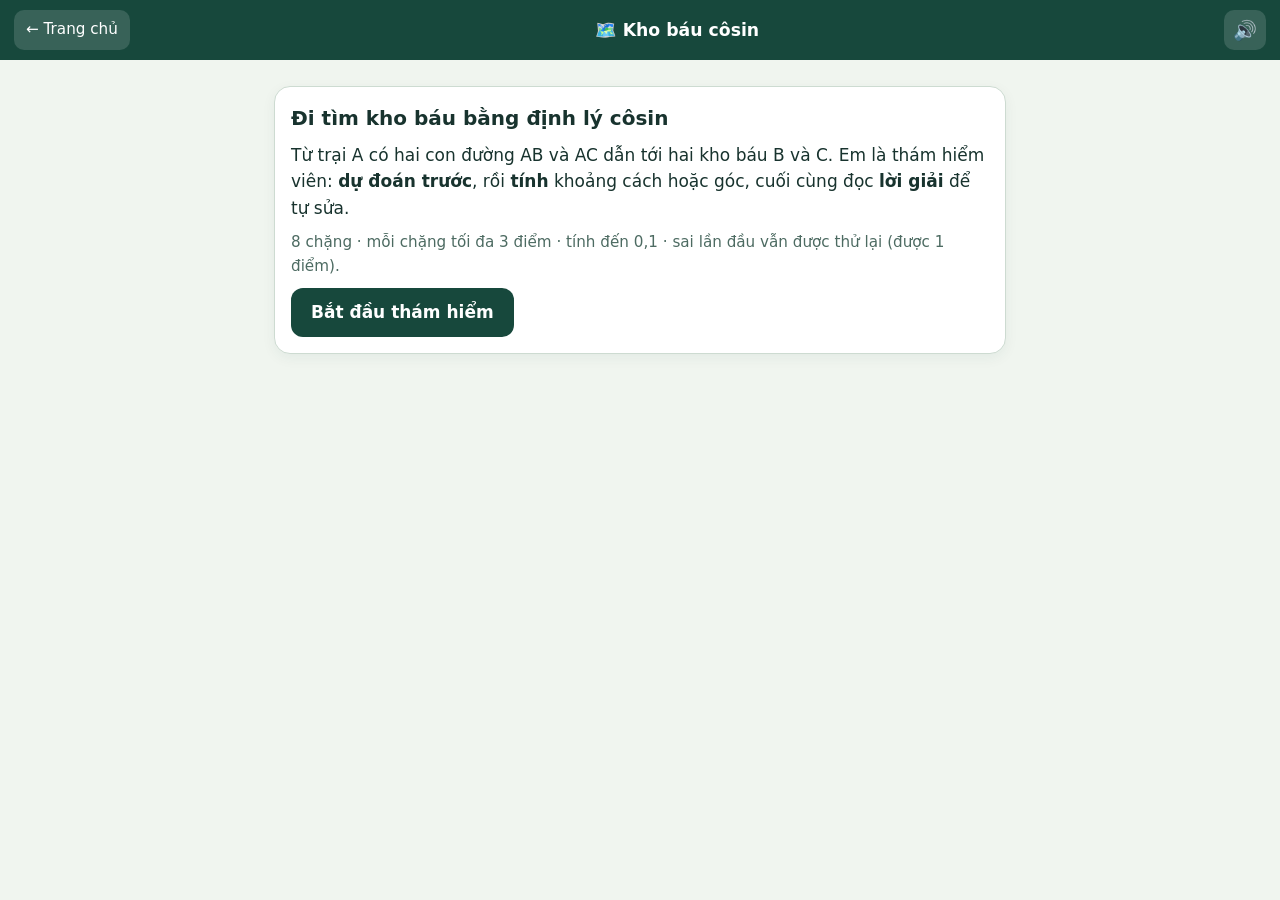
<file: games/kho-bau-cosin.html>
<!doctype html>
<html lang="vi"><head><meta charset="utf-8"><meta name="viewport" content="width=device-width,initial-scale=1">
<title>Kho báu côsin · Games Toán 10</title><link rel="stylesheet" href="../assets/common.css"></head>
<body>
<header class="top"><a class="home" href="../index.html">← Trang chủ</a><h1>🗺️ Kho báu côsin</h1><button id="snd" class="icon" aria-label="Bật hoặc tắt âm thanh">🔊</button></header>
<main>
<section id="intro" class="panel">
  <h2>Đi tìm kho báu bằng định lý côsin</h2>
  <p>Từ trại A có hai con đường AB và AC dẫn tới hai kho báu B và C. Em là thám hiểm viên: <b>dự đoán trước</b>, rồi <b>tính</b> khoảng cách hoặc góc, cuối cùng đọc <b>lời giải</b> để tự sửa.</p>
  <p class="muted">8 chặng · mỗi chặng tối đa 3 điểm · tính đến 0,1 · sai lần đầu vẫn được thử lại (được 1 điểm).</p>
  <button class="btn" id="start">Bắt đầu thám hiểm</button>
</section>
<section id="play" class="panel" hidden>
  <div class="hud"><span id="hRound"></span><span id="hScore"></span></div>
  <div class="bar"><i id="prog"></i></div>
  <div id="stepper"></div>
  <svg id="fig" class="fig" viewBox="0 0 420 250" role="img" aria-label="Hình tam giác ABC"></svg>
  <div class="q" id="question"></div>
  <div id="area"></div>
  <div id="fb" aria-live="polite"></div>
  <div id="exp"></div>
  <p><button class="btn" id="next" hidden>Chặng tiếp theo →</button></p>
</section>
</main>
<script src="../assets/common.js"></script>
<script>
const {$, rand, pick, shuffle, fmt, parse, el} = SM;
SM.initSound();
const ANG = [30, 45, 60, 90, 120, 135, 150];
const COS = {30: "√3/2", 45: "√2/2", 60: "1/2", 90: "0", 120: "−1/2", 135: "−√2/2", 150: "−√3/2"};
const rad = d => d * Math.PI / 180;
// bộ ba cạnh (a đối diện A; b = AC, c = AB) cho góc "đẹp"
const TRI = { 60: [[7, 5, 8], [14, 10, 16]], 120: [[7, 3, 5], [14, 6, 10]], 90: [[5, 3, 4], [10, 6, 8]] };
let rounds = [], idx = 0, score = 0, mistakes = [], tries = 0, cur;

function makeRounds() {
  const angs = shuffle(ANG).slice(0, 5);
  const sides = angs.map(A => ({ type: "side", A, b: rand(3, 9), c: rand(3, 9) }));
  const angles = shuffle([60, 120, 90]).map(A => { const [a, b, c] = pick(TRI[A]); return { type: "angle", A, a, b, c }; });
  const order = ["s", "s", "a", "s", "s", "a", "s", "a"]; let si = 0, ai = 0;
  return order.map(t => t === "s" ? sides[si++] : angles[ai++]);
}
const sideLen = r => Math.sqrt(r.b * r.b + r.c * r.c - 2 * r.b * r.c * Math.cos(rad(r.A)));

function drawFig(r) {
  const svg = $("fig"); svg.replaceChildren();
  const S = "http://www.w3.org/2000/svg";
  const mk = (t, at, txt) => { const n = document.createElementNS(S, t); for (const k in at) n.setAttribute(k, at[k]); if (txt !== undefined) n.textContent = txt; svg.append(n); return n; };
  const a = r.type === "side" ? sideLen(r) : r.a;
  const A = r.A, pts = { A: [0, 0], B: [r.c, 0], C: [r.b * Math.cos(rad(A)), r.b * Math.sin(rad(A))] };
  const xs = Object.values(pts).map(p => p[0]), ys = Object.values(pts).map(p => p[1]);
  const minx = Math.min(...xs), maxx = Math.max(...xs), maxy = Math.max(...ys);
  const sc = Math.min(300 / (maxx - minx), 150 / maxy), ox = (420 - sc * (maxx - minx)) / 2 - sc * minx, oy = 215;
  const P = k => [ox + sc * pts[k][0], oy - sc * pts[k][1]];
  const [ax, ay] = P("A"), [bx, by] = P("B"), [cx, cy] = P("C");
  mk("polygon", { points: `${ax},${ay} ${bx},${by} ${cx},${cy}`, fill: "#deeee2", stroke: "#17483c", "stroke-width": 3, "stroke-linejoin": "round" });
  // cung góc A
  const R = 30, ex = ax + R * Math.cos(rad(A)), ey = ay - R * Math.sin(rad(A));
  mk("path", { d: `M ${ax + R} ${ay} A ${R} ${R} 0 0 0 ${ex} ${ey}`, fill: "none", stroke: "#286c89", "stroke-width": 2.5 });
  const lab = (x, y, t, fill = "#18332e", size = 16, anchor = "middle", weight = 600) => mk("text", { x, y, fill, "font-size": size, "text-anchor": anchor, "font-weight": weight }, t);
  lab(ax - 14, ay + 20, "A", "#17483c", 18); lab(bx + 14, by + 20, "B", "#17483c", 18); lab(cx + (cx < ax ? -14 : 14), cy - 8, "C", "#17483c", 18);
  lab((ax + bx) / 2, ay + 22, "AB = " + r.c + (r.type === "side" ? "" : ""), "#18332e");
  const mx = (ax + cx) / 2, my = (ay + cy) / 2;
  lab(mx + (cx < ax ? -34 : -30), my - 6, "AC = " + r.b, "#18332e", 16, "end");
  const mbx = (bx + cx) / 2, mby = (by + cy) / 2;
  lab(mbx + 12, mby - 6, "BC = " + (r.type === "side" ? "?" : r.a), r.type === "side" ? "#b36520" : "#18332e", 16, "start", 700);
  const lx = ax + 46 * Math.cos(rad(A / 2)), ly = ay - 46 * Math.sin(rad(A / 2)) + 5;
  lab(lx, ly, r.type === "side" ? "A = " + r.A + "°" : "A = ?", r.type === "side" ? "#286c89" : "#b36520", 15, "middle", 700);
}

function startRound() {
  cur = rounds[idx]; tries = 0;
  $("hRound").textContent = `Chặng ${idx + 1} / ${rounds.length}`; $("hScore").textContent = `Điểm: ${score}`;
  $("prog").style.width = (idx / rounds.length * 100) + "%";
  $("fb").replaceChildren(); $("exp").replaceChildren(); $("next").hidden = true; $("area").replaceChildren();
  drawFig(cur);
  SM.steps($("stepper"), ["Dự đoán", "Tính", "Giải thích"], 0);
  const opts = el("div", "opts");
  let q, choices, correct;
  if (cur.type === "side") {
    q = `Biết AB = ${cur.c}, AC = ${cur.b}, góc A = ${cur.A}°. <b>Dự đoán:</b> so với √(AB² + AC²) = √${cur.b * cur.b + cur.c * cur.c} (trường hợp góc vuông), cạnh BC sẽ…`;
    choices = ["ngắn hơn", "bằng", "dài hơn"]; correct = cur.A < 90 ? 0 : cur.A === 90 ? 1 : 2;
  } else {
    q = `Biết ba cạnh AB = ${cur.c}, AC = ${cur.b}, BC = ${cur.a}. <b>Dự đoán:</b> so sánh BC² = ${cur.a * cur.a} với AB² + AC² = ${cur.b * cur.b + cur.c * cur.c}, góc A là…`;
    choices = ["góc nhọn", "góc vuông", "góc tù"]; correct = cur.A < 90 ? 0 : cur.A === 90 ? 1 : 2;
  }
  $("question").innerHTML = q;
  choices.forEach((t, i) => {
    const b = el("button", "opt", t); opts.append(b);
    b.onclick = () => {
      [...opts.children].forEach((c, j) => { c.disabled = true; if (j === correct) c.classList.add("right"); else if (j === i) c.classList.add("wrong"); });
      const ok = i === correct; SM.beep(ok); if (ok) score++; else mistakes.push(`Chặng ${idx + 1}: dự đoán chưa đúng, hãy so sánh cạnh đối diện với tổng bình phương hai cạnh kia.`);
      $("hScore").textContent = `Điểm: ${score}`;
      const why = cur.type === "side"
        ? (cur.A < 90 ? "Góc nhỏ hơn 90° thì cos A > 0, nên BC² = b² + c² − 2bc·cos A nhỏ hơn b² + c²." : cur.A === 90 ? "cos 90° = 0 nên BC² = b² + c² (định lý Pythagore)." : "Góc lớn hơn 90° thì cos A < 0, nên BC² lớn hơn b² + c².")
        : (cur.A < 90 ? "BC² nhỏ hơn AB² + AC² nên cos A > 0: góc A nhọn." : cur.A === 90 ? "BC² = AB² + AC² nên cos A = 0: góc A vuông." : "BC² lớn hơn AB² + AC² nên cos A < 0: góc A tù.");
      $("fb").replaceChildren(el("div", "fb " + (ok ? "ok" : "no"), (ok ? "Dự đoán đúng! " : "Chưa đúng. ") + why));
      stepCompute();
    };
  });
  $("area").append(opts);
}

function stepCompute() {
  SM.steps($("stepper"), ["Dự đoán", "Tính", "Giải thích"], 1);
  const area = $("area");
  if (cur.type === "side") {
    $("question").innerHTML = `<b>Tính</b> BC (làm tròn đến 0,1). Chú ý: góc A nằm <i>giữa</i> hai cạnh AB và AC.`;
    const wrap = el("div", "row"); const inp = el("input", "num"); inp.type = "text"; inp.inputMode = "decimal"; inp.placeholder = "BC ≈ …"; inp.setAttribute("aria-label", "Độ dài BC");
    const go = el("button", "btn", "Kiểm tra"); wrap.append(inp, go); area.append(wrap);
    const check = () => {
      const v = parse(inp.value); if (!isFinite(v)) { $("fb").replaceChildren(el("div", "fb info", "Hãy nhập một số.")); return; }
      tries++; const ans = sideLen(cur), ok = Math.abs(v - ans) <= 0.051;
      if (ok) finish(tries === 1 ? 2 : 1, true);
      else if (tries === 1) { SM.beep(false); $("fb").replaceChildren(el("div", "fb no", "Chưa khớp. Gợi ý: BC² = AB² + AC² − 2·AB·AC·cos A. Kiểm tra góc và dấu của cos rồi thử lại (còn 1 điểm).")); inp.select(); }
      else finish(0, false);
    };
    go.onclick = check; inp.onkeydown = e => { if (e.key === "Enter") check(); }; inp.focus();
  } else {
    $("question").innerHTML = `<b>Tính</b> góc A, biết cos A = (AB² + AC² − BC²) / (2·AB·AC).`;
    const opts = el("div", "opts two");
    const ang = shuffle([cur.A, ...shuffle(ANG.filter(x => x !== cur.A)).slice(0, 3)]);
    ang.forEach(d => {
      const b = el("button", "opt", d + "°"); opts.append(b);
      b.onclick = () => {
        tries++; const ok = d === cur.A;
        if (ok) { b.classList.add("right"); [...opts.children].forEach(c => c.disabled = true); finish(tries === 1 ? 2 : 1, true); }
        else { b.classList.add("wrong"); b.disabled = true; SM.beep(false);
          if (tries >= 2) { [...opts.children].forEach(c => { c.disabled = true; if (c.textContent === cur.A + "°") c.classList.add("right"); }); finish(0, false); }
          else $("fb").replaceChildren(el("div", "fb no", "Chưa đúng. Tính cos A rồi tìm góc có cos đó (cos 60° = 1/2, cos 90° = 0, cos 120° = −1/2). Thử lại (còn 1 điểm).")); }
      };
    });
    area.append(opts);
  }
}

function finish(pts, ok) {
  SM.steps($("stepper"), ["Dự đoán", "Tính", "Giải thích"], 2);
  score += pts; $("hScore").textContent = `Điểm: ${score}`;
  [...$("area").querySelectorAll("input,button")].forEach(x => x.disabled = true);
  SM.beep(ok);
  const e = el("div", "exp"), r = cur;
  if (r.type === "side") {
    const s2 = r.b * r.b + r.c * r.c - 2 * r.b * r.c * Math.cos(rad(r.A));
    e.innerHTML = `<div><b>Lời giải</b> (góc A = ${r.A}° nằm giữa AB và AC):</div>
      <div>BC² = ${r.c}² + ${r.b}² − 2·${r.c}·${r.b}·cos ${r.A}°</div>
      <div>cos ${r.A}° = ${COS[r.A]} ≈ ${fmt(Math.cos(rad(r.A)), 3)}</div>
      <div>BC² = ${fmt(s2, 2)} ⇒ <b>BC ≈ ${fmt(Math.sqrt(s2), 2)}</b></div>`;
  } else {
    e.innerHTML = `<div><b>Lời giải:</b></div>
      <div>cos A = (${r.c}² + ${r.b}² − ${r.a}²) / (2·${r.c}·${r.b}) = ${r.c * r.c + r.b * r.b - r.a * r.a} / ${2 * r.c * r.b} = ${COS[r.A]}</div>
      <div>⇒ <b>A = ${r.A}°</b></div>`;
  }
  $("exp").replaceChildren(e);
  $("fb").replaceChildren(el("div", "fb " + (ok ? "ok" : "no"), ok ? (pts === 2 ? "Chính xác! +2 điểm." : "Em đã tự sửa được! +1 điểm.") : "Chưa đúng, hãy đọc lời giải bên dưới."));
  if (!ok) mistakes.push(`Chặng ${idx + 1}: ` + (r.type === "side" ? `BC² = ${r.c}² + ${r.b}² − 2·${r.c}·${r.b}·cos ${r.A}°, dùng đúng góc xen giữa.` : `cos A = (${r.c}² + ${r.b}² − ${r.a}²)/(2·${r.c}·${r.b}) nên A = ${r.A}°.`));
  $("next").hidden = false; $("next").textContent = idx === rounds.length - 1 ? "Xem kết quả" : "Chặng tiếp theo →"; $("next").focus();
}

$("next").onclick = () => {
  idx++;
  if (idx >= rounds.length) { $("prog").style.width = "100%"; SM.end({ id: "kho-bau-cosin", title: "Kết thúc chuyến thám hiểm", score, max: rounds.length * 3, stars: SM.starsFor(score / (rounds.length * 3)), mistakes, again: begin }); }
  else startRound();
};
function begin() { rounds = makeRounds(); idx = 0; score = 0; mistakes = []; $("intro").hidden = true; $("play").hidden = false; startRound(); window.scrollTo(0, 0); }
$("start").onclick = begin;
</script></body></html>
</file>
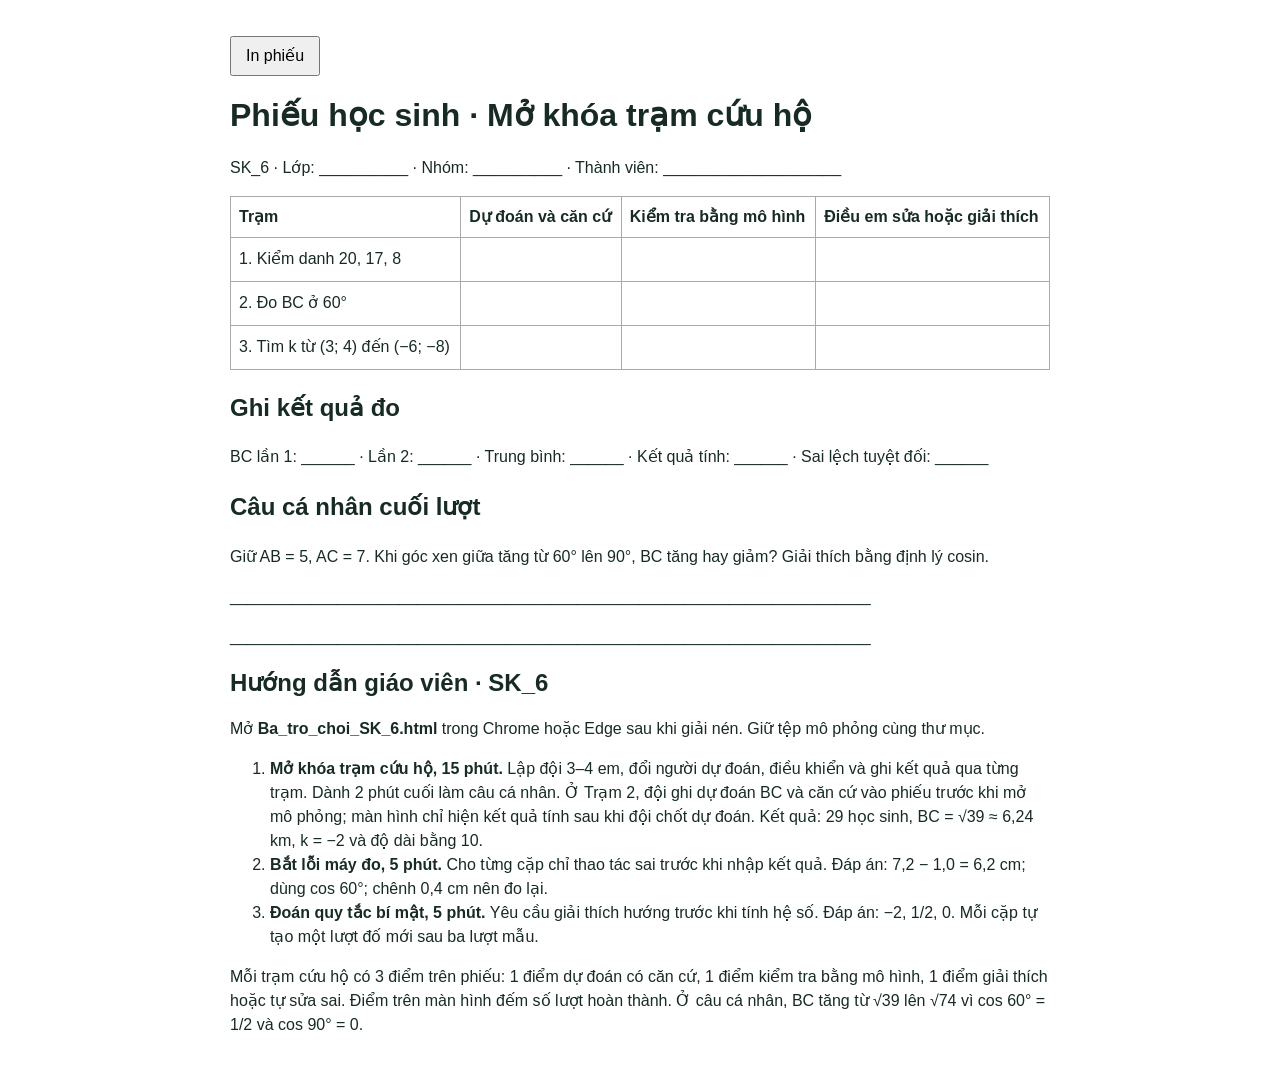
<file: games/Phieu_hoc_sinh_va_huong_dan_SK_6.html>
<!doctype html><html lang="vi"><meta charset="utf-8"><title>Phiếu tổ chức trò chơi SK_6</title><style>body{max-width:820px;margin:24px auto;padding:12px;font:16px/1.5 'Segoe UI',sans-serif;color:#172b24}h1{line-height:1.15}table{border-collapse:collapse;width:100%}td,th{border:1px solid #aaa;text-align:left;padding:8px}button{font:inherit;padding:6px 14px}.space{height:44px}@media print{button{display:none}.teacher{break-before:page}body{margin:0}}</style>
<button onclick="print()">In phiếu</button><h1>Phiếu học sinh · Mở khóa trạm cứu hộ</h1><p>SK_6 · Lớp: __________ · Nhóm: __________ · Thành viên: ____________________</p>
<table><thead><tr><th>Trạm</th><th>Dự đoán và căn cứ</th><th>Kiểm tra bằng mô hình</th><th>Điều em sửa hoặc giải thích</th></tr></thead><tbody>
<tr class="space"><td>1. Kiểm danh 20, 17, 8</td><td></td><td></td><td></td></tr><tr class="space"><td>2. Đo BC ở 60°</td><td></td><td></td><td></td></tr><tr class="space"><td>3. Tìm k từ (3; 4) đến (−6; −8)</td><td></td><td></td><td></td></tr></tbody></table>
<h2>Ghi kết quả đo</h2><p>BC lần 1: ______ · Lần 2: ______ · Trung bình: ______ · Kết quả tính: ______ · Sai lệch tuyệt đối: ______</p>
<h2>Câu cá nhân cuối lượt</h2><p>Giữ AB = 5, AC = 7. Khi góc xen giữa tăng từ 60° lên 90°, BC tăng hay giảm? Giải thích bằng định lý cosin.</p><p>________________________________________________________________________</p><p>________________________________________________________________________</p>
<section class="teacher"><h1>Hướng dẫn giáo viên · SK_6</h1><p>Mở <b>Ba_tro_choi_SK_6.html</b> trong Chrome hoặc Edge sau khi giải nén. Giữ tệp mô phỏng cùng thư mục.</p>
<ol><li><b>Mở khóa trạm cứu hộ, 15 phút.</b> Lập đội 3–4 em, đổi người dự đoán, điều khiển và ghi kết quả qua từng trạm. Dành 2 phút cuối làm câu cá nhân. Ở Trạm 2, đội ghi dự đoán BC và căn cứ vào phiếu trước khi mở mô phỏng; màn hình chỉ hiện kết quả tính sau khi đội chốt dự đoán. Kết quả: 29 học sinh, BC = √39 ≈ 6,24 km, k = −2 và độ dài bằng 10.</li>
<li><b>Bắt lỗi máy đo, 5 phút.</b> Cho từng cặp chỉ thao tác sai trước khi nhập kết quả. Đáp án: 7,2 − 1,0 = 6,2 cm; dùng cos 60°; chênh 0,4 cm nên đo lại.</li>
<li><b>Đoán quy tắc bí mật, 5 phút.</b> Yêu cầu giải thích hướng trước khi tính hệ số. Đáp án: −2, 1/2, 0. Mỗi cặp tự tạo một lượt đố mới sau ba lượt mẫu.</li></ol>
<p>Mỗi trạm cứu hộ có 3 điểm trên phiếu: 1 điểm dự đoán có căn cứ, 1 điểm kiểm tra bằng mô hình, 1 điểm giải thích hoặc tự sửa sai. Điểm trên màn hình đếm số lượt hoàn thành. Ở câu cá nhân, BC tăng từ √39 lên √74 vì cos 60° = 1/2 và cos 90° = 0.</p></section></html>
</file>
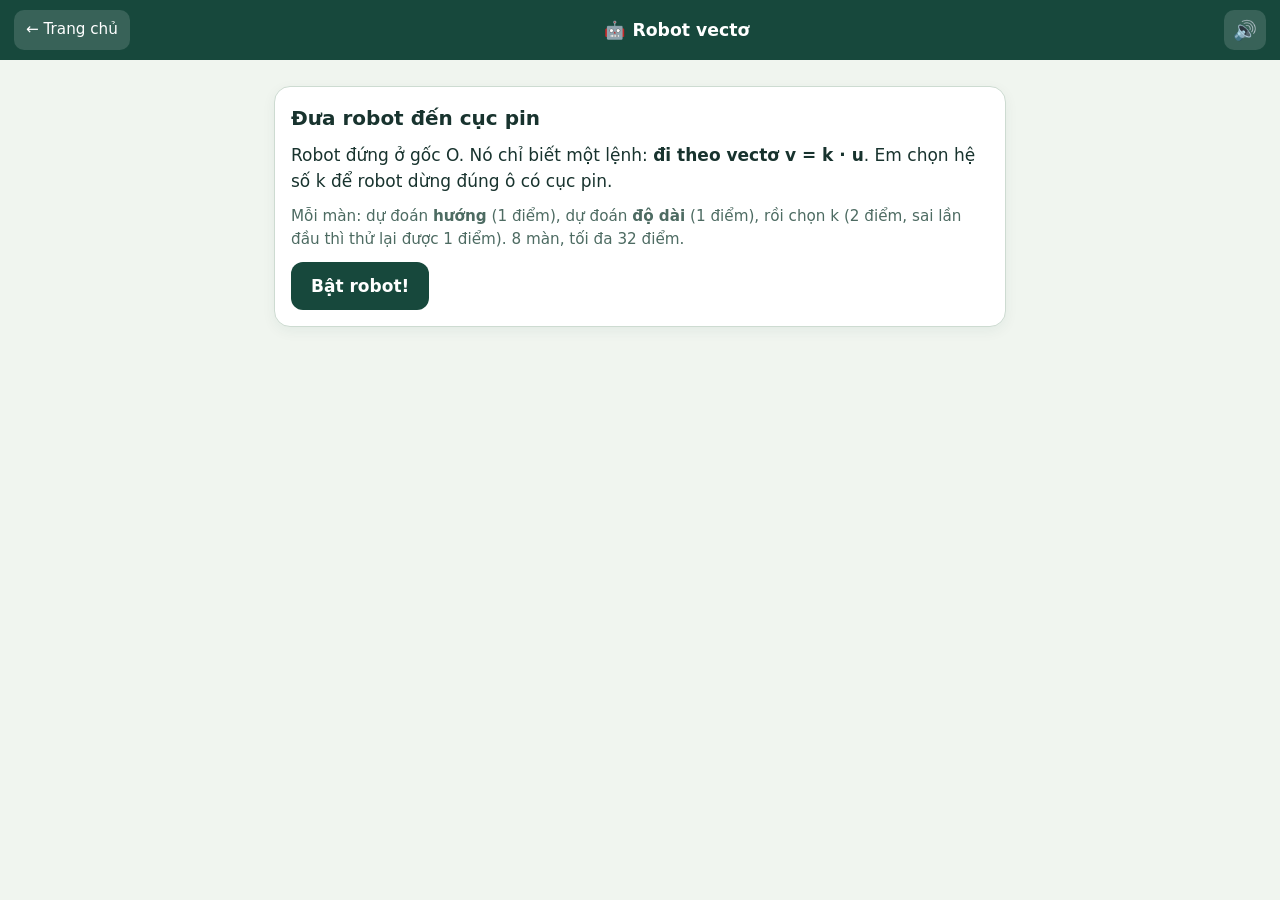
<file: games/robot-vecto.html>
<!doctype html>
<html lang="vi"><head><meta charset="utf-8"><meta name="viewport" content="width=device-width,initial-scale=1">
<title>Robot vectơ · Games Toán 10</title><link rel="stylesheet" href="../assets/common.css">
<style>
.kgrid{display:grid;grid-template-columns:repeat(5,1fr);gap:8px;margin:8px 0}
.kbtn{font:inherit;font-weight:700;font-size:1.1rem;background:#fff;border:2px solid var(--green);color:var(--green);border-radius:12px;min-height:50px;cursor:pointer}
.kbtn:hover:not(:disabled){background:var(--green);color:#fff}
.kbtn:disabled{opacity:.45;cursor:default}
.kbtn.wrong{background:var(--badbg);border-color:var(--bad);color:var(--bad)}
.kbtn.right{background:var(--okbg);border-color:var(--ok);color:var(--ok)}
#robot{transition:transform .7s cubic-bezier(.3,.7,.3,1)}
</style></head>
<body>
<header class="top"><a class="home" href="../index.html">← Trang chủ</a><h1>🤖 Robot vectơ</h1><button id="snd" class="icon" aria-label="Bật hoặc tắt âm thanh">🔊</button></header>
<main>
<section id="intro" class="panel">
  <h2>Đưa robot đến cục pin</h2>
  <p>Robot đứng ở gốc O. Nó chỉ biết một lệnh: <b>đi theo vectơ v = k · u</b>. Em chọn hệ số k để robot dừng đúng ô có cục pin.</p>
  <p class="muted">Mỗi màn: dự đoán <b>hướng</b> (1 điểm), dự đoán <b>độ dài</b> (1 điểm), rồi chọn k (2 điểm, sai lần đầu thì thử lại được 1 điểm). 8 màn, tối đa 32 điểm.</p>
  <button class="btn" id="start">Bật robot!</button>
</section>
<section id="play" class="panel" hidden>
  <div class="hud"><span id="hRound"></span><span id="hScore"></span></div>
  <div class="bar"><i id="prog"></i></div>
  <div id="stepper"></div>
  <svg id="grid" class="fig" viewBox="0 0 532 532" role="img" aria-label="Lưới tọa độ có robot, vectơ u và cục pin"></svg>
  <div class="q" id="question"></div>
  <div id="area"></div>
  <div id="fb" aria-live="polite"></div>
  <div id="exp"></div>
  <p><button class="btn" id="next" hidden>Màn tiếp theo →</button></p>
</section>
</main>
<script src="../assets/common.js"></script>
<script>
const {$, rand, pick, shuffle, fmt, el} = SM;
SM.initSound();
const CELL = 28, PAD = 14, R = 9;
const px = x => PAD + (x + R) * CELL, py = y => PAD + (R - y) * CELL;
const U = [[3, 0], [2, 1], [1, 2], [2, 3], [3, 4], [4, 2], [0, 3], [-2, 3], [3, -2], [1, 1], [2, 2], [4, 3]];
const KS = [-3, -2, -1, -0.5, 0, 0.5, 1, 2, 3];
const kName = k => k === 0.5 ? "½" : k === -0.5 ? "−½" : k < 0 ? "−" + (-k) : String(k);
const kText = k => k === 0.5 ? "1/2" : k === -0.5 ? "−1/2" : k < 0 ? "−" + (-k) : String(k);
const plan = [[2, -1, 3], [2, -1, 3, -2], [-1, 2, 3, -2], [-2, 0.5, 2], [0.5, -0.5, -2], [-0.5, -3, 3], [-3, -0.5, 0.5], [0]];
let rounds = [], idx = 0, score = 0, mistakes = [], tries = 0, cur, predOK = [false, false];

function makeRounds() {
  return plan.map(pool => {
    for (let t = 0; t < 200; t++) {
      const k = pick(pool), u = pick(U), v = [k * u[0], k * u[1]];
      if (!v.every(Number.isInteger) || v.some(c => Math.abs(c) > R)) continue;
      return { u, k, v };
    }
    return { u: [3, 4], k: -2, v: [-6, -8] };
  });
}
const S = "http://www.w3.org/2000/svg";
function mk(parent, t, at, txt) { const n = document.createElementNS(S, t); for (const k in at) n.setAttribute(k, at[k]); if (txt !== undefined) n.textContent = txt; parent.append(n); return n; }
function arrow(svg, x, y, color, name, w = 5) {
  const x2 = px(x), y2 = py(y), x1 = px(0), y1 = py(0), n = Math.hypot(x2 - x1, y2 - y1); if (!n) return;
  const dx = (x2 - x1) / n, dy = (y2 - y1) / n;
  mk(svg, "line", { x1, y1, x2: x2 - dx * 8, y2: y2 - dy * 8, stroke: color, "stroke-width": w, "stroke-linecap": "round" });
  mk(svg, "polygon", { points: `${x2},${y2} ${x2 - 16 * dx - 7 * dy},${y2 - 16 * dy + 7 * dx} ${x2 - 16 * dx + 7 * dy},${y2 - 16 * dy - 7 * dx}`, fill: color });
  if (name) mk(svg, "text", { x: x2 + 10, y: y2 - 8, fill: color, "font-size": 18, "font-weight": 700 }, name);
}
function drawBoard(showV, vv) {
  const svg = $("grid"); svg.replaceChildren();
  for (let i = -R; i <= R; i++) {
    mk(svg, "line", { x1: px(i), y1: PAD, x2: px(i), y2: PAD + 2 * R * CELL, stroke: i === 0 ? "#6f8d7f" : "#dae6df", "stroke-width": i === 0 ? 2 : 1 });
    mk(svg, "line", { x1: PAD, y1: py(i), x2: PAD + 2 * R * CELL, y2: py(i), stroke: i === 0 ? "#6f8d7f" : "#dae6df", "stroke-width": i === 0 ? 2 : 1 });
    if (i !== 0 && i % 3 === 0) { mk(svg, "text", { x: px(i), y: py(0) + 16, "text-anchor": "middle", "font-size": 12, fill: "#6f8d7f" }, i); mk(svg, "text", { x: px(0) - 6, y: py(i) + 4, "text-anchor": "end", "font-size": 12, fill: "#6f8d7f" }, i); }
  }
  mk(svg, "text", { x: px(0) - 14, y: py(0) + 16, "font-size": 13, fill: "#6f8d7f", "font-weight": 700 }, "O");
  // pin
  mk(svg, "circle", { cx: px(cur.v[0]), cy: py(cur.v[1]), r: 15, fill: "#fff3cf", stroke: "#b36520", "stroke-width": 3 });
  mk(svg, "text", { x: px(cur.v[0]), y: py(cur.v[1]) + 7, "text-anchor": "middle", "font-size": 20 }, "🔋");
  arrow(svg, cur.u[0], cur.u[1], "#286c89", "u");
  if (showV) arrow(svg, vv[0], vv[1], "#b36520", "v", 4);
  const g = mk(svg, "g", { id: "robot" });
  g.style.transform = "translate(0,0)";
  mk(g, "circle", { cx: px(0), cy: py(0), r: 15, fill: "#17483c" });
  mk(g, "text", { x: px(0), y: py(0) + 7, "text-anchor": "middle", "font-size": 20 }, "🤖");
  return g;
}

function startRound() {
  cur = rounds[idx]; tries = 0; predOK = [false, false];
  $("hRound").textContent = `Màn ${idx + 1} / ${rounds.length}`; $("hScore").textContent = `Điểm: ${score}`;
  $("prog").style.width = (idx / rounds.length * 100) + "%";
  ["fb", "exp", "area"].forEach(i => $(i).replaceChildren()); $("next").hidden = true;
  drawBoard(false);
  SM.steps($("stepper"), ["Dự đoán", "Điều khiển", "Giải thích"], 0);
  $("question").innerHTML = `Vectơ u = (${cur.u[0]}; ${cur.u[1]}). Cục pin đặt tại P(${cur.v[0]}; ${cur.v[1]}), robot cần đi đến P theo v = k·u. <b>Dự đoán 1:</b> hướng của v so với u?`;
  const dirOK = cur.k > 0 ? 0 : cur.k < 0 ? 1 : 2;
  ask(["Cùng hướng với u", "Ngược hướng với u", "P trùng O (v là vectơ không)"], dirOK, 0, () => {
    const lenOK = cur.k === 0 ? 3 : Math.abs(cur.k) < 1 ? 0 : Math.abs(cur.k) === 1 ? 1 : 2;
    $("question").innerHTML = "<b>Dự đoán 2:</b> độ dài của v so với độ dài của u?";
    ask(["Ngắn hơn u", "Bằng u", "Dài hơn u", "Bằng 0"], lenOK, 1, control);
  });
}
function ask(choices, correct, which, then) {
  const box = el("div", "opts" + (choices.length === 4 ? " grid4" : ""));
  choices.forEach((t, i) => {
    const b = el("button", "opt", t); box.append(b);
    b.onclick = () => {
      [...box.children].forEach((c, j) => { c.disabled = true; if (j === correct) c.classList.add("right"); else if (j === i) c.classList.add("wrong"); });
      const ok = i === correct; SM.beep(ok); predOK[which] = ok; if (ok) score++;
      $("hScore").textContent = `Điểm: ${score}`;
      if (!ok) mistakes.push(`Màn ${idx + 1}: k < 0 thì ngược hướng, k > 0 thì cùng hướng; |v| = |k|·|u| (k = 0 cho vectơ không).`);
      setTimeout(() => { box.remove(); then(); }, ok ? 450 : 1100);
    };
  });
  $("area").replaceChildren(box);
}
function control() {
  SM.steps($("stepper"), ["Dự đoán", "Điều khiển", "Giải thích"], 1);
  $("question").innerHTML = `Chọn hệ số <b>k</b> để robot đi tới pin P(${cur.v[0]}; ${cur.v[1]}):`;
  const grid = el("div", "kgrid");
  KS.forEach(k => {
    const b = el("button", "kbtn", kName(k)); b.setAttribute("aria-label", "k = " + kText(k)); grid.append(b);
    b.onclick = () => {
      tries++;
      const v = [k * cur.u[0], k * cur.u[1]];
      const g = drawBoard(true, v);
      requestAnimationFrame(() => requestAnimationFrame(() => { g.style.transform = `translate(${px(v[0]) - px(0)}px,${py(v[1]) - py(0)}px)`; }));
      const ok = k === cur.k;
      [...grid.children].forEach(c => c.disabled = true);
      if (ok) { b.classList.add("right"); setTimeout(() => finish(tries === 1 ? 2 : 1, true), 750); }
      else {
        b.classList.add("wrong"); SM.beep(false);
        if (tries >= 2) { [...grid.children].forEach(c => { if (c.getAttribute("aria-label") === "k = " + kText(cur.k)) c.classList.add("right"); }); setTimeout(() => finish(0, false), 750); }
        else setTimeout(() => {
          [...grid.children].forEach(c => { if (!c.classList.contains("wrong")) c.disabled = false; });
          $("fb").replaceChildren(el("div", "fb no", `Robot đang ở (${fmt(v[0], 1)}; ${fmt(v[1], 1)}), chưa tới pin. Gợi ý: so sánh hoành độ của P với hoành độ của u${cur.u[0] === 0 ? " (hoành độ bằng 0 nên hãy so sánh tung độ)" : ""}. Thử lại (còn 1 điểm).`));
          drawBoard(false);
        }, 1300);
      }
    };
  });
  $("area").replaceChildren(grid);
}
function finish(pts, ok) {
  SM.steps($("stepper"), ["Dự đoán", "Điều khiển", "Giải thích"], 2);
  score += pts; $("hScore").textContent = `Điểm: ${score}`; SM.beep(ok);
  const { u, k, v } = cur;
  const comp = u[0] !== 0 ? `${v[0]} = k·${u[0]}` : `${v[1]} = k·${u[1]}`;
  const e = el("div", "exp");
  e.innerHTML = `<div><b>Lời giải:</b> P = k·u nên (${v[0]}; ${v[1]}) = k·(${u[0]}; ${u[1]}).</div>
    <div>${comp} ⇒ <b>k = ${kText(k)}</b>${k === 0 ? " (v là vectơ không, robot đứng yên ở O)" : ""}.</div>
    <div>Hướng: ${k > 0 ? "k > 0 nên v cùng hướng với u" : k < 0 ? "k < 0 nên v ngược hướng với u" : "không có hướng"}. Độ dài: |v| = |k|·|u| = ${fmt(Math.abs(k), 1)}·${fmt(Math.hypot(...u), 2)} = ${fmt(Math.hypot(...v), 2)}.</div>`;
  $("exp").replaceChildren(e);
  $("fb").replaceChildren(el("div", "fb " + (ok ? "ok" : "no"), ok ? (pts === 2 ? "Robot tới pin! +2 điểm." : "Em đã tự sửa được! +1 điểm.") : "Robot chưa tới pin. Đọc lời giải bên dưới nhé."));
  if (!ok) mistakes.push(`Màn ${idx + 1}: u = (${u[0]}; ${u[1]}), P = (${v[0]}; ${v[1]}) cho k = ${kText(k)}.`);
  drawBoard(true, v).style.transform = `translate(${px(v[0]) - px(0)}px,${py(v[1]) - py(0)}px)`;
  $("area").replaceChildren();
  $("next").hidden = false; $("next").textContent = idx === rounds.length - 1 ? "Xem kết quả" : "Màn tiếp theo →"; $("next").focus();
}
$("next").onclick = () => {
  idx++;
  if (idx >= rounds.length) { $("prog").style.width = "100%"; SM.end({ id: "robot-vecto", title: "Robot hoàn thành nhiệm vụ", score, max: rounds.length * 4, stars: SM.starsFor(score / (rounds.length * 4)), mistakes, again: begin }); }
  else startRound();
};
function begin() { rounds = makeRounds(); idx = 0; score = 0; mistakes = []; $("intro").hidden = true; $("play").hidden = false; startRound(); window.scrollTo(0, 0); }
$("start").onclick = begin;
</script></body></html>
</file>
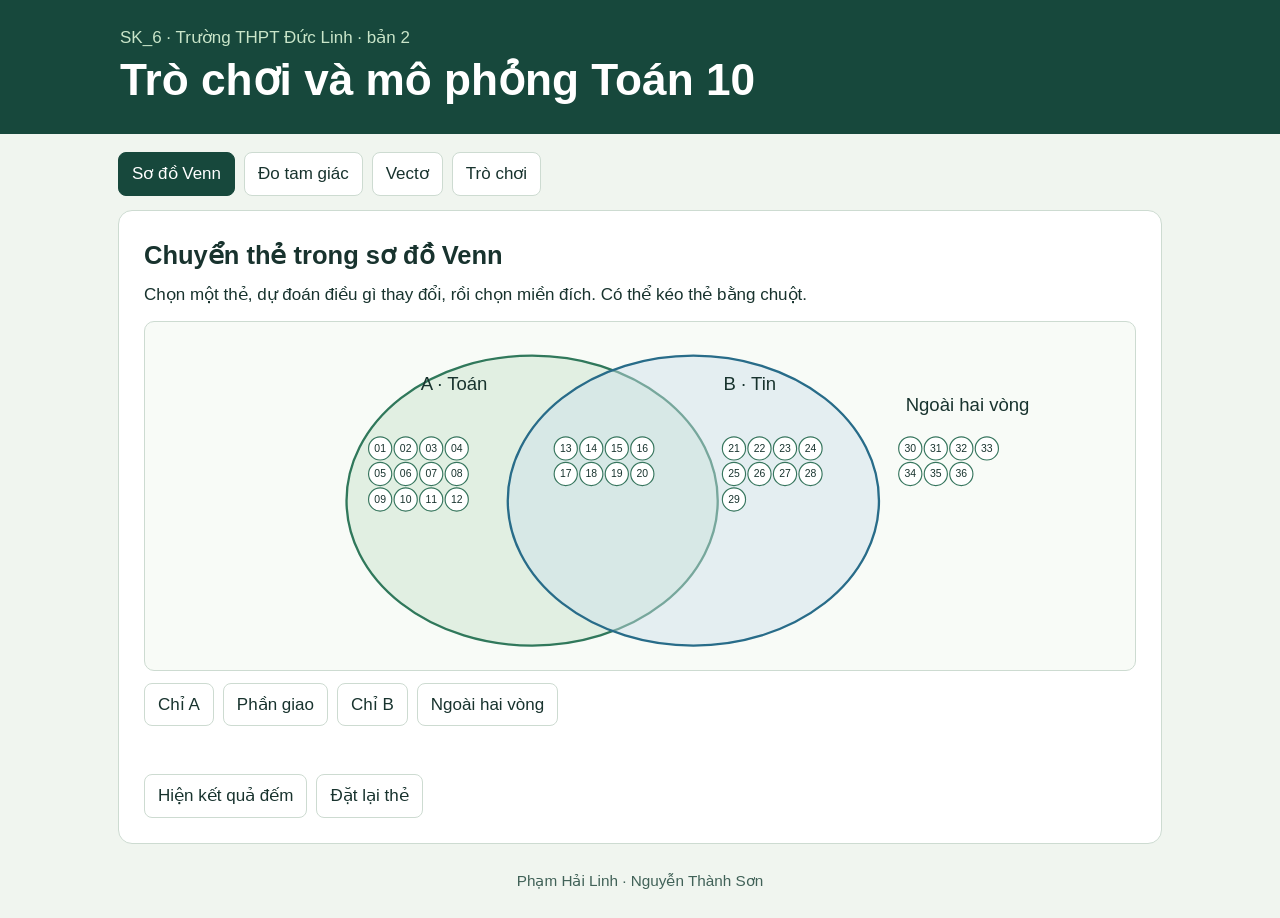
<file: games/SK_6_Mo_phong_Tro_choi_Toan10.html>
<!doctype html>
<html lang="vi"><meta charset="utf-8"><meta name="viewport" content="width=device-width,initial-scale=1">
<title>Trò chơi và mô phỏng Toán 10 · SK_6</title>
<style>
:root{font:17px/1.5 "Segoe UI",sans-serif;color:#18332e;background:#f0f5ef;--green:#17483c;--line:#cddbd1}*{box-sizing:border-box}body{margin:0}header{background:var(--green);color:white;padding:25px max(20px,calc((100% - 1040px)/2));padding-right:20px}header p{margin:0;color:#c9e5c9}h1{margin:4px 0;font-size:clamp(1.8rem,4vw,2.6rem);line-height:1.15}main{max-width:1080px;margin:auto;padding:18px}nav,.controls{display:flex;gap:9px;flex-wrap:wrap;align-items:center}button,input,select{font:inherit}button{cursor:pointer;border:1px solid var(--line);border-radius:8px;padding:8px 13px;background:#fff;color:#18332e}button[aria-current=true],button.action{background:var(--green);color:#fff;border-color:var(--green)}button:disabled{opacity:.55;cursor:default}button:focus-visible,input:focus-visible,select:focus-visible{outline:3px solid #b36520;outline-offset:2px}section{margin-top:14px;background:#fff;border:1px solid var(--line);border-radius:14px;padding:clamp(14px,3vw,25px)}h2{margin:0;font-size:1.5rem}p{margin:8px 0 13px}svg{width:100%;height:auto;max-height:350px;background:#f8fbf7;border:1px solid var(--line);border-radius:10px;margin:12px 0;display:block}label{display:inline-flex;gap:8px;align-items:center}input[type=number]{width:6em}input,select{background:white;color:#18332e;border:1px solid #97afa1;border-radius:6px;padding:5px}input[type=range]{accent-color:var(--green)}output{font-weight:700}.result{min-height:1.6em;color:#17483c;font-weight:600}.scroll{overflow:auto}table{border-collapse:collapse;width:100%;margin:12px 0}th,td{padding:6px 9px;border-bottom:1px solid var(--line);text-align:left}th{background:#edf5ed}.choices{display:grid;gap:8px;max-width:700px}.choices button{text-align:left}.choices .right{background:#d9efde}.choices .wrong{background:#f8dfd7}footer{text-align:center;padding:8px 16px 25px;color:#416258;font-size:.9rem}#hiddenAnswers{margin-top:10px}
</style>
<header><p>SK_6 · Trường THPT Đức Linh · bản 2</p><h1>Trò chơi và mô phỏng Toán 10</h1></header>
<main>
<nav aria-label="Hoạt động"><button data-page="venn" aria-current="true">Sơ đồ Venn</button><button data-page="triangle">Đo tam giác</button><button data-page="vector">Vectơ</button><button data-page="game">Trò chơi</button></nav>
<section id="venn"><h2>Chuyển thẻ trong sơ đồ Venn</h2><p>Chọn một thẻ, dự đoán điều gì thay đổi, rồi chọn miền đích. Có thể kéo thẻ bằng chuột.</p>
<svg id="vennBoard" viewBox="0 0 760 300" aria-label="Sơ đồ Venn của hai nhóm thích Toán và thích Tin"></svg>
<div class="controls" id="destinations"></div><p class="result" id="vennStatus" aria-live="polite"></p>
<div class="controls"><button id="counts">Hiện kết quả đếm</button><button id="vennReset">Đặt lại thẻ</button></div>
<p id="vennCount" hidden></p></section>
<section id="triangle" hidden><h2>Đo cạnh BC khi thay đổi góc A</h2><p>Giữ AB = 5 cm và AC = 7 cm. Bật thước, chọn đầu B rồi đầu C. So sánh số đọc trên thước với định lý cosin.</p>
<div class="controls"><label>Góc A <input id="angle" type="range" min="20" max="150" value="60"></label><output id="angleText"></output><button id="ruler" class="action">Bật thước</button><button id="cosine">Hiện kết quả tính</button></div>
<svg id="triBoard" viewBox="0 0 760 330" aria-label="Tam giác có hai cạnh cố định và thước chia vạch"></svg>
<p class="result" id="triStatus" aria-live="polite"></p>
<div class="controls"><label>Lần 1 (cm) <input id="first" type="number" min="0" max="15" step="0.1"></label><label>Lần 2 (cm) <input id="second" type="number" min="0" max="15" step="0.1"></label><button id="record">Ghi số đo</button><button id="csv">Tải bảng CSV</button></div>
<div class="scroll"><table><thead><tr><th>Góc A</th><th>Lần 1</th><th>Lần 2</th><th>Trung bình</th><th>Sai lệch (cm)</th></tr></thead><tbody id="measurements"></tbody></table></div></section>
<section id="vector" hidden><h2>Nhân vectơ với một số</h2><p>Đếm ô theo hai trục. Dự đoán hướng và độ dài của v = ku, rồi hiện vectơ v để kiểm tra.</p>
<div class="controls"><label>Vectơ u <select id="base"><option value="0">(3; 0)</option><option value="4">(3; 4)</option></select></label><label>Hệ số k <input id="factor" type="range" min="-2" max="2" step=".5" value="-2"></label><output id="factorText"></output><button class="action" id="revealVector">Hiện vectơ v</button></div>
<svg id="vecBoard" viewBox="0 0 760 365" aria-label="Lưới tọa độ và vectơ"></svg><p class="result" id="vecStatus" aria-live="polite"></p></section>
<section id="game" hidden><h2>Thử thách Toán 10</h2><div class="controls"><label>Chủ đề <select id="topic"><option value="all">Tất cả</option><option value="logic">Mệnh đề và tập hợp</option><option value="triangle">Hệ thức lượng</option><option value="vector">Vectơ</option></select></label><button id="restart">Bắt đầu lại</button><output id="score"></output></div>
<p id="question"></p><div id="options" class="choices"></div><p id="feedback" class="result" aria-live="polite"></p><button id="next" class="action" disabled>Câu tiếp theo</button></section>
</main><footer>Phạm Hải Linh · Nguyễn Thành Sơn</footer>
<script>
"use strict";
const $=id=>document.getElementById(id);
document.querySelectorAll("nav button").forEach(button=>button.onclick=()=>{
 document.querySelectorAll("nav button").forEach(item=>item.setAttribute("aria-current",String(item===button)));
 document.querySelectorAll("main section").forEach(section=>section.hidden=section.id!==button.dataset.page);
});
const S="http://www.w3.org/2000/svg";
function draw(board,tag,attrs,value){
 const node=document.createElementNS(S,tag);
 Object.entries(attrs).forEach(([k,v])=>node.setAttribute(k,v));
 if(value!==undefined)node.textContent=value;
 board.append(node);return node;
}
function label(board,x,y,t,fill="#18332e",size=16){return draw(board,"text",{x,y,fill,"font-size":size},t)}
function line(board,x1,y1,x2,y2,stroke="#17483c",width=3){
 return draw(board,"line",{x1,y1,x2,y2,stroke,"stroke-width":width});
}
const regions=["Chỉ A","Phần giao","Chỉ B","Ngoài hai vòng"];
const slots=[[156,109],[316,109],[461,109],[613,109]];
let cards=[],selected=-1,showCounts=false;
function resetVenn(){
 cards=Array.from({length:36},(_,i)=>i<12?0:i<20?1:i<29?2:3);selected=-1;showCounts=false;
 $("vennStatus").textContent="";renderVenn();
}
function counts(){
 return regions.map((_,r)=>cards.filter(value=>value===r).length);
}
function move(region){
 if(selected<0){$("vennStatus").textContent="Hãy chọn một thẻ trước.";return;}
 cards[selected]=region;
 $("vennStatus").textContent="Thẻ "+(selected+1)+" → "+regions[region]+".";
 selected=-1;renderVenn();
}
function renderVenn(){
 const b=$("vennBoard");b.replaceChildren();
 draw(b,"ellipse",{cx:287,cy:154,rx:160,ry:125,fill:"#d3e8d6","fill-opacity":.6,stroke:"#30785b","stroke-width":2});
 draw(b,"ellipse",{cx:426,cy:154,rx:160,ry:125,fill:"#cbdfea","fill-opacity":.46,stroke:"#286c89","stroke-width":2});
 label(b,191,59,"A · Toán");label(b,452,59,"B · Tin");label(b,609,77,"Ngoài hai vòng");
 const index=[0,0,0,0], totals=counts();
 cards.forEach((r,i)=>{
  const j=index[r]++,dense=totals[r]>20,cols=dense?6:4;
  const x=slots[r][0]+(j%cols)*(dense?16:22),y=slots[r][1]+Math.floor(j/cols)*(dense?18:22);
  const g=draw(b,"g",{tabindex:0,role:"button","aria-label":"Thẻ "+(i+1),"aria-pressed":String(i===selected),style:"cursor:grab"});
  draw(g,"circle",{cx:x,cy:y,r:dense?7.5:10,fill:i===selected?"#efc565":"white",stroke:"#37765e"});
  const t=label(g,x,y+3,String(i+1).padStart(2,"0"),"#18332e",dense?8:9);t.setAttribute("text-anchor","middle");
  const choose=()=>{selected=i;[...b.querySelectorAll("g")].forEach((item,j)=>{
   item.setAttribute("aria-pressed",String(i===j));item.firstChild.setAttribute("fill",i===j?"#efc565":"white");
  });$("vennStatus").textContent="Đã chọn thẻ "+(i+1)+"."};
  g.onclick=choose;
  g.onkeydown=e=>{if(e.key==="Enter"||e.key===" "){e.preventDefault();choose()}};
  g.onpointerdown=e=>{if(e.pointerType!=="mouse")return;
   const startX=e.clientX,startY=e.clientY;
   g.setPointerCapture(e.pointerId);
   g.onpointerup=end=>{
    if(Math.hypot(end.clientX-startX,end.clientY-startY)<7)return;
    const p=new DOMPoint(end.clientX,end.clientY).matrixTransform(b.getScreenCTM().inverse());
    const a=((p.x-287)/160)**2+((p.y-154)/125)**2<=1;
    const c=((p.x-426)/160)**2+((p.y-154)/125)**2<=1;
    selected=i;move(a?(c?1:0):(c?2:3));
   };
  };
 });
 const [a,g,c,o]=counts();
 $("vennCount").hidden=!showCounts;
 $("counts").textContent=showCounts?"Ẩn kết quả đếm":"Hiện kết quả đếm";
 $("vennCount").textContent="Chỉ A: "+a+" · Giao: "+g+" · Chỉ B: "+c+" · Ngoài: "+o+" · Hợp: "+(a+g+c);
}
regions.forEach((r,i)=>{const b=document.createElement("button");b.textContent=r;$("destinations").append(b);b.onclick=()=>move(i)});
$("vennReset").onclick=resetVenn;$("counts").onclick=()=>{showCounts=!showCounts;renderVenn()};resetVenn();
const decimal=(v,n=1)=>v.toLocaleString("vi-VN",{maximumFractionDigits:n,minimumFractionDigits:n});
let rulerOn=false,point="",measured=false,showCosine=false;
const rows=[];
function groundTruth(angle){return Math.sqrt(74-70*Math.cos(angle*Math.PI/180))}
function renderTriangle(){
 const b=$("triBoard");b.replaceChildren();
 const a=+$("angle").value,r=a*Math.PI/180,ax=358,ay=277,scale=31,bx=ax+5*scale,cx=ax+7*scale*Math.cos(r),cy=ay-7*scale*Math.sin(r);
 $("angleText").value=a+"°";
 draw(b,"polygon",{points:[ax,ay,bx,ay,cx,cy].join(" "),fill:"#deeee2",stroke:"#17483c","stroke-width":3});
 draw(b,"path",{d:"M "+(ax+33)+" "+ay+" A 33 33 0 0 0 "+(ax+33*Math.cos(r))+" "+(ay-33*Math.sin(r)),fill:"none",stroke:"#286c89","stroke-width":2});
 label(b,ax-17,ay+23,"A");label(b,bx+7,ay+20,"B");label(b,cx+9,cy-9,"C");
 label(b,ax+65,ay+24,"5 cm");label(b,(ax+cx)/2-37,(ay+cy)/2-10,"7 cm");
 if(measured){
  const long=groundTruth(a),ux=(cx-bx)/long,uy=(cy-ay)/long;
  line(b,bx,ay,cx,cy,"#b36520",3);
  for(let i=0;i<=Math.floor(long*10+1e-8);i++){
   const v=i/10,x=bx+ux*v,y=ay+uy*v,h=i%10===0?12:(i%5===0?8:4);
   line(b,x,y,x-uy/scale*h,y+ux/scale*h,"#b36520",1);
   if(i%10===0)label(b,x-uy/scale*20,y+ux/scale*20,String(v),"#873e12",12);
  }
 }
 for(const [name,x,y] of [["B",bx,ay],["C",cx,cy]]){
  const dot=draw(b,"circle",{cx:x,cy:y,r:11,fill:point===name?"#efc565":"#286c89",role:"button",tabindex:rulerOn?0:-1,"aria-label":"Đầu "+name,style:rulerOn?"cursor:crosshair":""});
  const tap=()=>{if(!rulerOn)return;if(!point||measured){point=name;measured=false}else if(name!==point){measured=true}renderTriangle()};
  dot.onclick=tap;dot.onkeydown=e=>{if(e.key==="Enter"||e.key===" "){e.preventDefault();tap();[...b.querySelectorAll("circle")].find(d=>d.getAttribute("aria-label")==="Đầu "+name)?.focus()}};
 }
 $("ruler").textContent=rulerOn?"Tắt thước":"Bật thước";
 $("cosine").textContent=showCosine?"Ẩn kết quả tính":"Hiện kết quả tính";
 const parts=[];
 if(rulerOn)parts.push(measured?"Đọc thước từ B đến C và ghi số đo.":point?"Đã chọn "+point+". Chọn đầu còn lại.":"Chọn B hoặc C để bắt đầu đo.");
 if(showCosine)parts.push("BC = √(74 − 70 cos "+a+"°) ≈ "+decimal(groundTruth(a),2)+" cm.");
 $("triStatus").textContent=parts.join(" ");
}
$("angle").oninput=()=>{point="";measured=false;showCosine=false;$("first").value="";$("second").value="";renderTriangle()};
$("ruler").onclick=()=>{rulerOn=!rulerOn;point="";measured=false;renderTriangle()};
$("cosine").onclick=()=>{showCosine=!showCosine;renderTriangle()};
$("record").onclick=()=>{
 const a=+$("angle").value,x=$("first").valueAsNumber,y=$("second").valueAsNumber;
 if(![x,y].every(v=>Number.isFinite(v)&&v>0&&v<=15)){$("triStatus").textContent="Nhập hai số đo lớn hơn 0 và không vượt quá 15 cm.";return;}
 const avg=(x+y)/2,delta=Math.abs(avg-groundTruth(a));
 const row=[a+"°",decimal(x),decimal(y),decimal(avg,2),decimal(delta,2)];rows.push(row);
 const tr=$("measurements").insertRow();row.forEach(value=>tr.insertCell().textContent=value);
 $("triStatus").textContent=Math.abs(x-y)>.200001?"Đã ghi. Hai số đo chênh quá 0,2 cm. Hãy kiểm tra lại vị trí đặt thước.":"Đã ghi số đo tại "+a+"°.";
};
$("csv").onclick=()=>{
 if(!rows.length){$("triStatus").textContent="Hãy ghi ít nhất một lượt đo.";return;}
 const csv="\ufeffGóc A;Lần 1 (cm);Lần 2 (cm);Trung bình (cm);Sai lệch (cm)\r\n"+rows.map(row=>row.join(";")).join("\r\n");
 const url=URL.createObjectURL(new Blob([csv],{type:"text/csv;charset=utf-8"}));
 const link=document.createElement("a");link.href=url;link.download="SK_6_Bang_do_tam_giac.csv";link.click();setTimeout(()=>URL.revokeObjectURL(url),1000);
};
renderTriangle();
let vectorVisible=false;
function renderVector(){
 const b=$("vecBoard");b.replaceChildren();
 const k=+$("factor").value,y=+$("base").value;
 $("factorText").value=String(k).replace(".",",");
 const ox=380,oy=182,s=18;
 for(let i=-19;i<=19;i++)line(b,ox+i*s,10,ox+i*s,355,"#dae6df",1);
 for(let i=-9;i<=9;i++)line(b,35,oy+i*s,725,oy+i*s,"#dae6df",1);
 line(b,35,oy,725,oy,"#9ab2a4",1);line(b,ox,10,ox,355,"#9ab2a4",1);
 label(b,ox+5,oy+18,"O");label(b,727,oy-6,"x");label(b,ox+6,16,"y");
 function arrow(x,y,color,name,offset){
  const xx=ox+x*s,yy=oy-y*s,n=Math.hypot(xx-ox,yy-oy);
  if(n===0){draw(b,"circle",{cx:ox,cy:oy,r:5,fill:color});label(b,ox+10,oy+36,name,color);return;}
  let dx=(xx-ox)/n,dy=(yy-oy)/n;
  line(b,ox,oy,xx,yy,color,4);
  draw(b,"polygon",{points:[xx,yy,xx-12*dx-6*dy,yy-12*dy+6*dx,xx-12*dx+6*dy,yy-12*dy-6*dx].join(" "),fill:color});
  label(b,xx+7,yy+offset,name,color);
 }
 if(vectorVisible&&k>1)arrow(3*k,y*k,"#b36520","v",24);
 arrow(3,y,"#286c89","u",-9);
 if(vectorVisible&&k<=1)arrow(3*k,y*k,"#b36520","v",24);
 $("revealVector").textContent=vectorVisible?"Ẩn vectơ v":"Hiện vectơ v";
 const fmt=n=>String(n).replace(".",",");
 $("vecStatus").textContent=vectorVisible?"v = ("+fmt(3*k)+"; "+fmt(y*k)+") · Độ dài "+fmt(Math.hypot(3,y)*Math.abs(k))+" · "+(k<0?"Ngược hướng với u":k>0?"Cùng hướng với u":"Vectơ không"):"";
}
$("base").onchange=$("factor").oninput=()=>{vectorVisible=false;renderVector()};
$("revealVector").onclick=()=>{vectorVisible=!vectorVisible;renderVector()};renderVector();
const quiz=[
 ["logic","Nếu n là bội của 6 thì n là số chẵn. Số nào bác bỏ mệnh đề đảo?",["4","6","12","18"],0,"4 chẵn nhưng không chia hết cho 6."],
 ["logic","Có 20 em thích Toán, 17 em thích Tin, 8 em thích cả hai. Bao nhiêu em thích ít nhất một môn?",["21","29","37","45"],1,"Cộng 20 và 17 rồi trừ 8 đã đếm hai lần."],
 ["logic","A có 20 phần tử, B có 17 phần tử. Phần giao có 8 phần tử. Có bao nhiêu phần tử chỉ thuộc A?",["8","9","12","20"],2,"Lấy 20 − 8 = 12."],
 ["logic","Mệnh đề nào đúng với mọi số tự nhiên n?",["Nếu n chẵn thì n là bội của 4.","Nếu n là bội của 3 thì n lẻ.","Nếu n lẻ thì n là bội của 3.","Nếu n là bội của 4 thì n chẵn."],3,"Mọi số chia hết cho 4 đều chia hết cho 2."],
 ["triangle","AB = 5, AC = 7 và góc A = 60°. BC bằng bao nhiêu?",["√39","√74","√109","12"],0,"BC² = 25 + 49 − 70 × cos 60° = 39."],
 ["triangle","AB = 5, AC = 7 và góc A = 90°. BC bằng bao nhiêu?",["√39","√74","√109","12"],1,"Vì cos 90° = 0 nên BC² = 25 + 49."],
 ["triangle","Giữ AB, AC cố định. Khi góc A tăng từ 60° lên 120°, điều gì xảy ra với BC?",["BC giảm.","BC giữ nguyên.","BC tăng.","BC bằng AB + AC."],2,"Cos A giảm nên BC² tăng theo định lý cosin."],
 ["triangle","Hai lượt đo cho 6,2 cm và 6,4 cm. Kết quả tính là 6,24 cm. Sai lệch tuyệt đối bằng bao nhiêu?",["0,02 cm","0,04 cm","0,05 cm","0,06 cm"],3,"Trung bình là 6,30 cm. |6,30 − 6,24| = 0,06 cm."],
 ["vector","Vectơ u dài 3 ô. Vectơ −2u có đặc điểm nào?",["Cùng hướng, dài 6 ô.","Ngược hướng, dài 6 ô.","Ngược hướng, dài 3 ô.","Dài −6 ô."],1,"Dấu âm đổi hướng, trị tuyệt đối 2 làm độ dài gấp đôi."],
 ["vector","Cho u = (3; 4). Tọa độ của −2u là gì?",["(−6; 8)","(−3; −4)","(−6; −8)","(6; 8)"],2,"Nhân từng tọa độ với −2."],
 ["vector","Cho u ≠ 0. Khi k = 0 thì ku là gì?",["Vectơ không.","Vectơ cùng hướng có độ dài 1.","Vectơ ngược hướng với u.","Vectơ u."],0,"Hai thành phần đều bằng 0."],
 ["vector","Cho u = (3; 4). Độ dài của −2u bằng bao nhiêu?",["5","7","8","10"],3,"|u| = 5, do đó |−2u| = 10."]
];
let round=[],step=0,score=0;
function begin(){round=quiz.filter(q=>$("topic").value==="all"||q[0]===$("topic").value);for(let i=round.length-1;i>0;i--){const j=Math.floor(Math.random()*(i+1));[round[i],round[j]]=[round[j],round[i]]}step=0;score=0;play()}
function play(){
 $("score").value="Đúng "+score+" / "+round.length;
 $("feedback").textContent="";
 $("options").replaceChildren();
 $("next").disabled=true;
 const q=round[step];
 $("question").textContent=q?"Câu "+(step+1)+" / "+round.length+" · "+q[1]:"Hoàn thành. Chọn Bắt đầu lại để luyện tiếp.";
 if(!q)return;
 const order=q[2].map((_,i)=>i);
 for(let i=order.length-1;i>0;i--){const j=Math.floor(Math.random()*(i+1));[order[i],order[j]]=[order[j],order[i]]}
 const answer=order.indexOf(q[3]);
 order.forEach((src,i)=>{
  const b=document.createElement("button");b.textContent=String.fromCharCode(65+i)+". "+q[2][src];$("options").append(b);
  b.onclick=()=>{
   [...$("options").children].forEach((c,j)=>{c.disabled=true;if(j===answer)c.className="right";else if(j===i)c.className="wrong"});
   const correct=i===answer;score+=Number(correct);$("score").value="Đúng "+score+" / "+round.length;
   $("feedback").textContent=(correct?"Đúng. ":"Chưa đúng. ")+q[4];$("next").disabled=false;
   $("next").textContent=step===round.length-1?"Xem kết quả":"Câu tiếp theo";$("next").focus();
  };
 });
}
$("topic").onchange=$("restart").onclick=begin;
$("next").onclick=()=>{step++;play()};begin();
</script></html>
</file>
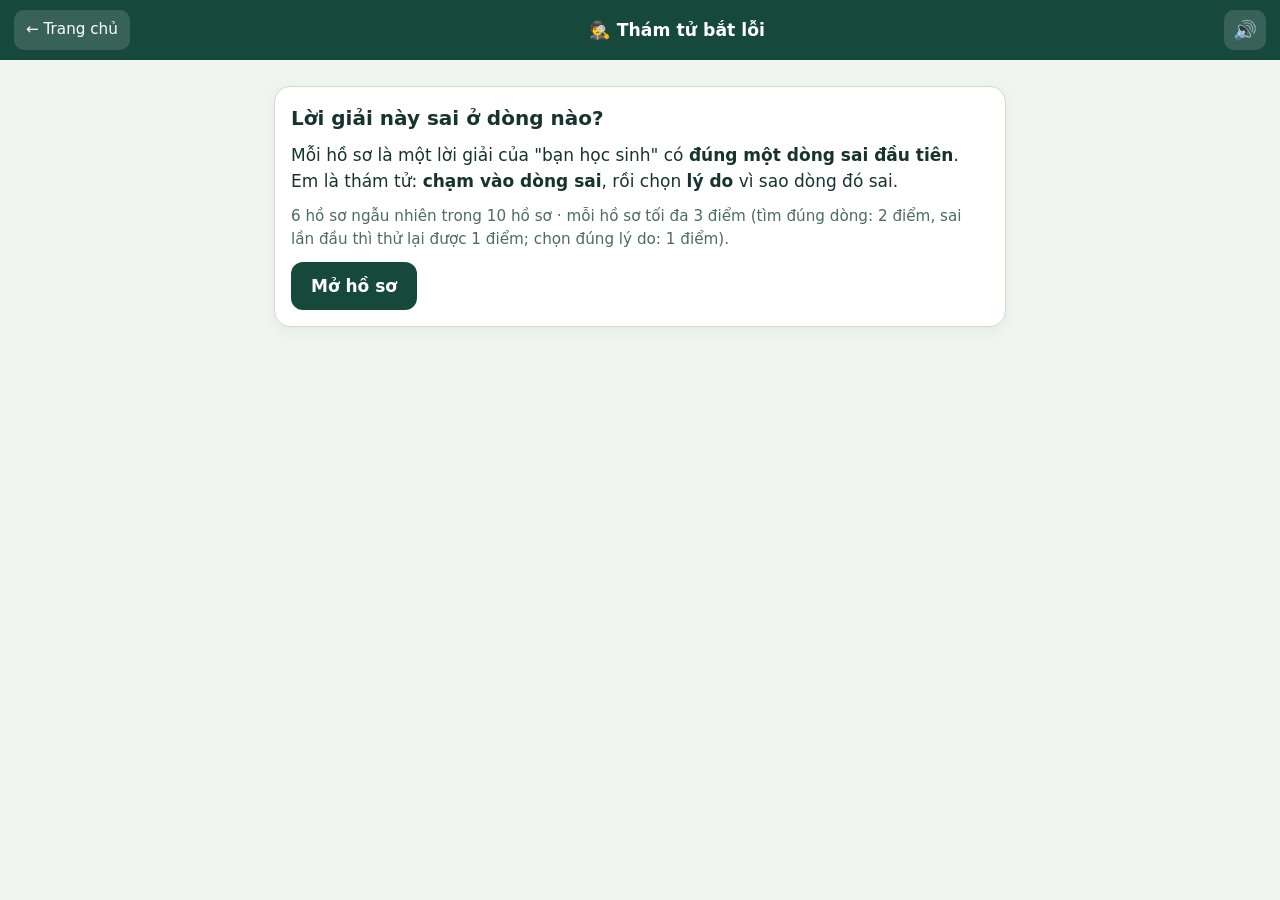
<file: games/tham-tu-loi-sai.html>
<!doctype html>
<html lang="vi"><head><meta charset="utf-8"><meta name="viewport" content="width=device-width,initial-scale=1">
<title>Thám tử bắt lỗi · Games Toán 10</title><link rel="stylesheet" href="../assets/common.css">
<style>
.sol{margin:10px 0;display:grid;gap:8px}
.line{font:inherit;text-align:left;display:flex;gap:10px;align-items:flex-start;background:#fff;color:var(--ink);border:2px solid var(--line);border-radius:12px;padding:10px 12px;cursor:pointer;min-height:48px}
.line:hover:not(:disabled){border-color:var(--green);background:#f6f9f5}
.line i{font-style:normal;font-weight:800;color:#fff;background:var(--green);border-radius:50%;min-width:26px;height:26px;display:grid;place-items:center;font-size:.85rem;margin-top:1px}
.line.right{background:var(--badbg);border-color:var(--bad)}
.line.right i{background:var(--bad)}
.line.safe{background:var(--okbg);border-color:var(--ok)}
.line:disabled{cursor:default}
.tag{display:inline-block;font-size:.8rem;background:#edf5ed;color:var(--green);border-radius:99px;padding:2px 10px;margin-bottom:4px}
</style></head>
<body>
<header class="top"><a class="home" href="../index.html">← Trang chủ</a><h1>🕵️ Thám tử bắt lỗi</h1><button id="snd" class="icon" aria-label="Bật hoặc tắt âm thanh">🔊</button></header>
<main>
<section id="intro" class="panel">
  <h2>Lời giải này sai ở dòng nào?</h2>
  <p>Mỗi hồ sơ là một lời giải của "bạn học sinh" có <b>đúng một dòng sai đầu tiên</b>. Em là thám tử: <b>chạm vào dòng sai</b>, rồi chọn <b>lý do</b> vì sao dòng đó sai.</p>
  <p class="muted">6 hồ sơ ngẫu nhiên trong 10 hồ sơ · mỗi hồ sơ tối đa 3 điểm (tìm đúng dòng: 2 điểm, sai lần đầu thì thử lại được 1 điểm; chọn đúng lý do: 1 điểm).</p>
  <button class="btn" id="start">Mở hồ sơ</button>
</section>
<section id="play" class="panel" hidden>
  <div class="hud"><span id="hRound"></span><span id="hScore"></span></div>
  <div class="bar"><i id="prog"></i></div>
  <div id="stepper"></div>
  <span class="tag" id="tag"></span>
  <div class="q" id="statement"></div>
  <div class="sol" id="sol"></div>
  <div class="q" id="question"></div>
  <div id="area"></div>
  <div id="fb" aria-live="polite"></div>
  <div id="exp"></div>
  <p><button class="btn" id="next" hidden>Hồ sơ tiếp theo →</button></p>
</section>
</main>
<script src="../assets/common.js"></script>
<script>
const {$, rand, shuffle, el} = SM;
SM.initSound();
/* wrong = chỉ số (từ 0) của dòng sai đầu tiên; why[0] là lý do đúng */
const BANK = [
 { topic: "Hệ thức lượng", st: "Tam giác ABC có AB = 5, AC = 7, góc A = 60°. Tính BC.",
   lines: ["BC² = AB² + AC² − 2·AB·AC·cos A", "BC² = 25 + 49 − 2·5·7·cos 120°", "BC² = 74 + 35 = 109", "BC = √109"], wrong: 1,
   why: ["Đề cho góc A = 60°, nhưng lời giải dùng cos 120°.", "Công thức côsin phải là BC² = AB² + AC² + 2·AB·AC·cos A.", "25 + 49 phải bằng 84."],
   fix: "BC² = 25 + 49 − 2·5·7·cos 60° = 74 − 35 = 39, nên BC = √39 ≈ 6,24." },
 { topic: "Hệ thức lượng", st: "Tam giác ABC có AB = 4, AC = 6, góc A = 90°. Tính BC.",
   lines: ["BC² = 4² + 6² − 2·4·6·cos 90°", "cos 90° = 1 nên BC² = 52 − 48·1", "BC² = 4", "BC = 2"], wrong: 1,
   why: ["cos 90° = 0, không phải 1.", "4² + 6² phải bằng 10.", "Không được dùng định lý côsin cho góc vuông."],
   fix: "cos 90° = 0 nên BC² = 16 + 36 = 52 và BC = 2√13 ≈ 7,21 (đúng với Pythagore)." },
 { topic: "Hệ thức lượng", st: "Tam giác ABC có AB = 5, AC = 7, BC = 6. Tính cos A.",
   lines: ["cos A = (AB² + AC² − BC²) / (2·AB·AC)", "cos A = (25 + 49 − 36) / (5·7)", "cos A = 38/35 ≈ 1,09", "Vậy không tồn tại tam giác như vậy."], wrong: 1,
   why: ["Mẫu số thiếu thừa số 2: phải là 2·5·7 = 70.", "Tử số phải là 25 + 49 + 36.", "Phải dùng BC² = 6 thay vì 36."],
   fix: "cos A = (25 + 49 − 36)/(2·5·7) = 38/70 = 19/35 ≈ 0,54 (hoàn toàn hợp lệ)." },
 { topic: "Vectơ", st: "Cho u = (3; 4). Tìm độ dài của vectơ −2u.",
   lines: ["|u| = √(3² + 4²) = 5", "|−2u| = −2·5 = −10", "Vậy độ dài của −2u bằng −10."], wrong: 1,
   why: ["Độ dài không âm: |k·u| = |k|·|u| = 2·5 = 10.", "|u| phải bằng 7.", "Phải dùng |−2u| = |u| − 2."],
   fix: "|−2u| = |−2|·|u| = 2·5 = 10. Dấu âm chỉ đổi hướng, không đổi dấu của độ dài." },
 { topic: "Vectơ", st: "Cho u = (3; 4) và k = 1/2. Nhận xét vectơ v = k·u.",
   lines: ["v = ½·(3; 4) = (1,5; 2)", "|v| = ½·|u| = ½·5 = 2,5", "Vì 1/2 là số dương nhỏ hơn 1 nên v ngược hướng với u.", "Vậy v dài 2,5 và ngược hướng với u."], wrong: 2,
   why: ["k > 0 thì v cùng hướng với u; chỉ k < 0 mới ngược hướng.", "|v| phải bằng 5.", "Tọa độ của v phải là (6; 8)."],
   fix: "k = 1/2 > 0 nên v cùng hướng với u; k nhỏ hơn 1 chỉ làm độ dài ngắn đi một nửa." },
 { topic: "Vectơ", st: "Cho u = (3; 4), v = (−6; −8) và v = k·u. Tìm k.",
   lines: ["v = k·u nên −6 = k·3", "Suy ra k = 2", "Kiểm tra tung độ: 2·4 = 8", "Vậy v = 2u."], wrong: 1,
   why: ["−6 : 3 = −2 chứ không phải 2.", "Phải dùng −8 = k·3.", "Không thể tìm k từ hoành độ."],
   fix: "−6 = 3k nên k = −2, kiểm tra −2·4 = −8 đúng. Vậy v = −2u (ngược hướng, dài gấp đôi)." },
 { topic: "Mệnh đề", st: "Mệnh đề P ⇒ Q: \"Nếu n là bội của 6 thì n là số chẵn\" (đúng). Xét mệnh đề đảo.",
   lines: ["Mệnh đề đảo: \"Nếu n là số chẵn thì n là bội của 6\".", "Thử n = 6: n chẵn và n là bội của 6.", "Một ví dụ đúng nên mệnh đề đảo đúng."], wrong: 2,
   why: ["Một ví dụ đúng không chứng minh được mệnh đề; chỉ cần phản ví dụ n = 4 là bác bỏ.", "Mệnh đề đảo phải là \"Nếu n là bội của 6 thì n là số chẵn\".", "n = 6 không phải số chẵn."],
   fix: "n = 4 là số chẵn nhưng không là bội của 6, nên mệnh đề đảo SAI." },
 { topic: "Mệnh đề", st: "Viết mệnh đề phủ định của \"Mọi số chẵn đều chia hết cho 4\".",
   lines: ["Mệnh đề gốc có dạng: ∀n chẵn, n chia hết cho 4.", "Phủ định đổi ∀ thành ∃ và phủ định phần còn lại.", "Phủ định: \"Mọi số chẵn đều không chia hết cho 4\"."], wrong: 2,
   why: ["Dòng 2 nói phải đổi ∀ thành ∃: \"Tồn tại số chẵn không chia hết cho 4\".", "Phủ định phải giữ nguyên ∀ và đổi vế sau.", "Mệnh đề gốc là mệnh đề sai nên không có phủ định."],
   fix: "Phủ định: \"Tồn tại số chẵn không chia hết cho 4\" (ví dụ n = 2)." },
 { topic: "Tập hợp", st: "Lớp 36 em: 20 em thích Toán, 17 em thích Tin, 8 em thích cả hai. Có bao nhiêu em thích ít nhất một môn?",
   lines: ["n(A ∪ B) = n(A) + n(B) − n(A ∩ B)", "n(A ∪ B) = 20 + 17 + 8", "n(A ∪ B) = 45", "Vậy có 45 em thích ít nhất một môn."], wrong: 1,
   why: ["Phải trừ n(A ∩ B) = 8 chứ không cộng, vì công thức ở dòng 1 có dấu trừ.", "n(A) phải bằng 17.", "Phải nhân thay vì cộng."],
   fix: "n(A ∪ B) = 20 + 17 − 8 = 29 (nhỏ hơn sĩ số 36, hợp lý)." },
 { topic: "Tập hợp", st: "Có 20 em thích Toán, trong đó 8 em cũng thích Tin. Có bao nhiêu em chỉ thích Toán?",
   lines: ["Chỉ thích Toán là phần của A nằm ngoài giao với B.", "n(chỉ Toán) = 20 + 8 = 28", "Vậy có 28 em chỉ thích Toán."], wrong: 1,
   why: ["Phải trừ: 20 − 8 = 12; 28 còn lớn hơn cả n(A) = 20.", "Phải lấy 20 × 8.", "Phải lấy n(B) − 8."],
   fix: "n(chỉ Toán) = n(A) − n(A ∩ B) = 20 − 8 = 12." }
];
let rounds = [], idx = 0, score = 0, mistakes = [], tries = 0, cur;

function startRound() {
  cur = rounds[idx]; tries = 0;
  $("hRound").textContent = `Hồ sơ ${idx + 1} / ${rounds.length}`; $("hScore").textContent = `Điểm: ${score}`;
  $("prog").style.width = (idx / rounds.length * 100) + "%";
  ["fb", "exp", "area"].forEach(i => $(i).replaceChildren()); $("next").hidden = true;
  SM.steps($("stepper"), ["Tìm dòng sai", "Chọn lý do", "Sửa lỗi"], 0);
  $("tag").textContent = cur.topic; $("statement").textContent = cur.st;
  $("question").innerHTML = "Chạm vào <b>dòng sai đầu tiên</b>:";
  const sol = $("sol"); sol.replaceChildren();
  cur.lines.forEach((t, i) => {
    const b = el("button", "line"); b.innerHTML = `<i>${i + 1}</i><span></span>`; b.lastChild.textContent = t; sol.append(b);
    b.onclick = () => {
      tries++;
      if (i === cur.wrong) {
        SM.beep(true); [...sol.children].forEach((c, j) => { c.disabled = true; if (j === cur.wrong) c.classList.add("right"); });
        const pts = tries === 1 ? 2 : 1; score += pts; $("hScore").textContent = `Điểm: ${score}`;
        $("fb").replaceChildren(el("div", "fb ok", `Bắt được lỗi ở dòng ${i + 1}! +${pts} điểm.`));
        reason();
      } else {
        SM.beep(false); b.disabled = true; b.classList.add("safe");
        if (tries >= 2) {
          [...sol.children].forEach((c, j) => { c.disabled = true; if (j === cur.wrong) c.classList.add("right"); });
          $("fb").replaceChildren(el("div", "fb no", `Dòng sai là dòng ${cur.wrong + 1}.`)); mistakes.push(`Hồ sơ ${idx + 1}: dòng sai là dòng ${cur.wrong + 1}. ${cur.why[0]}`); reason();
        } else $("fb").replaceChildren(el("div", "fb no", `Dòng ${i + 1} đúng. Hãy đọc lại các dòng còn lại (thử lại được 1 điểm).`));
      }
    };
  });
}
function reason() {
  SM.steps($("stepper"), ["Tìm dòng sai", "Chọn lý do", "Sửa lỗi"], 1);
  $("question").innerHTML = "Vì sao dòng đó sai?";
  const box = el("div", "opts"), order = shuffle([0, 1, 2]), correct = order.indexOf(0);
  order.forEach((k, i) => {
    const b = el("button", "opt", cur.why[k]); box.append(b);
    b.onclick = () => {
      [...box.children].forEach((c, j) => { c.disabled = true; if (j === correct) c.classList.add("right"); else if (j === i) c.classList.add("wrong"); });
      const ok = i === correct; SM.beep(ok); if (ok) score++; $("hScore").textContent = `Điểm: ${score}`;
      if (!ok) mistakes.push(`Hồ sơ ${idx + 1}: ${cur.why[0]}`);
      SM.steps($("stepper"), ["Tìm dòng sai", "Chọn lý do", "Sửa lỗi"], 2);
      const e = el("div", "exp"); e.innerHTML = `<div><b>Lời giải đúng:</b> ${cur.fix}</div>`; $("exp").replaceChildren(e);
      $("fb").append(el("div", "fb " + (ok ? "ok" : "no"), ok ? "Lý do đúng! +1 điểm." : "Lý do đúng là: " + cur.why[0]));
      $("next").hidden = false; $("next").textContent = idx === rounds.length - 1 ? "Xem kết quả" : "Hồ sơ tiếp theo →"; $("next").focus();
    };
  });
  $("area").replaceChildren(box);
}
$("next").onclick = () => {
  idx++;
  if (idx >= rounds.length) { $("prog").style.width = "100%"; SM.end({ id: "tham-tu-loi-sai", title: "Vụ án đã khép lại", score, max: rounds.length * 3, stars: SM.starsFor(score / (rounds.length * 3)), mistakes, again: begin }); }
  else startRound();
};
function begin() { rounds = shuffle(BANK).slice(0, 6); idx = 0; score = 0; mistakes = []; $("intro").hidden = true; $("play").hidden = false; startRound(); window.scrollTo(0, 0); }
$("start").onclick = begin;
</script></body></html>
</file>
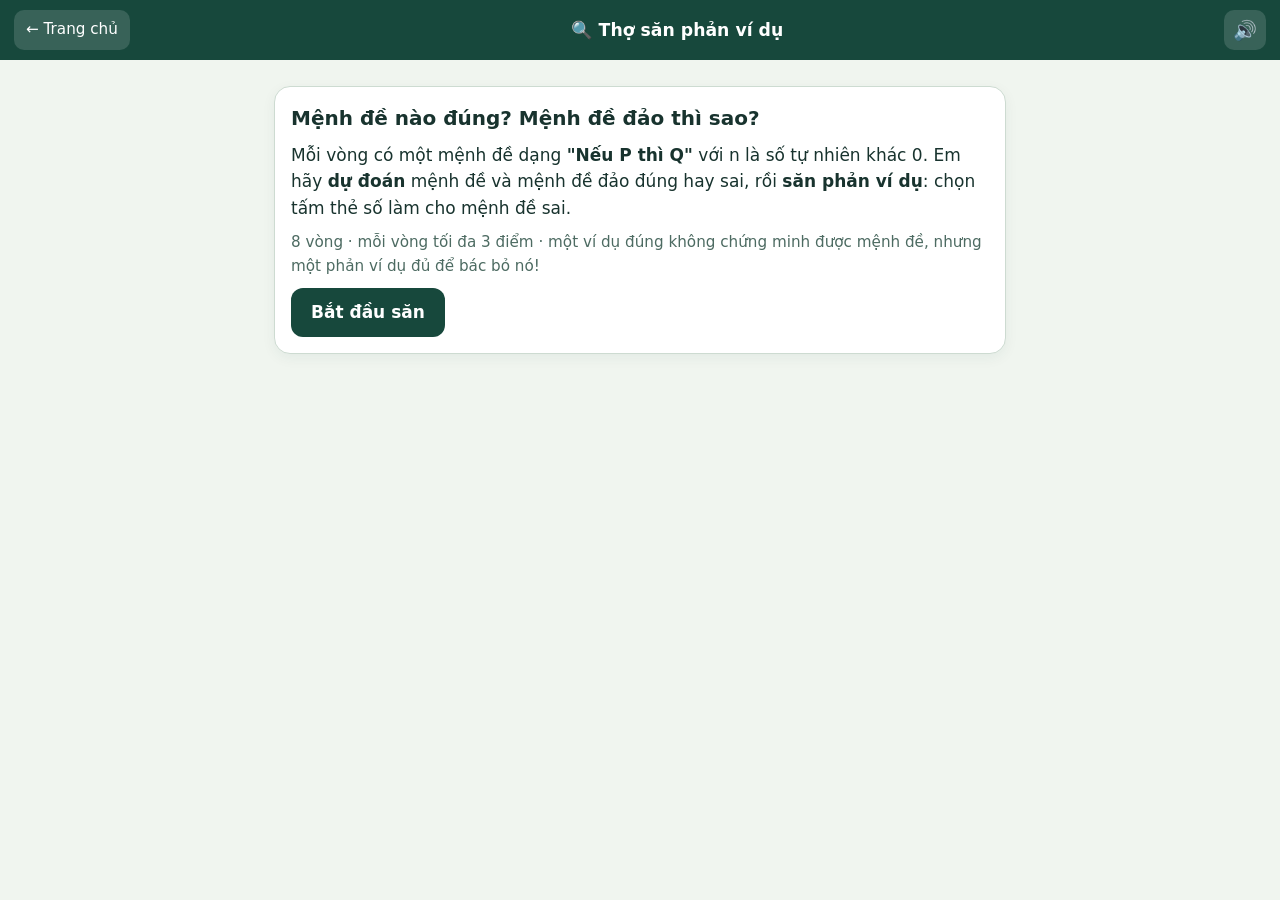
<file: games/tho-san-phan-vi-du.html>
<!doctype html>
<html lang="vi"><head><meta charset="utf-8"><meta name="viewport" content="width=device-width,initial-scale=1">
<title>Thợ săn phản ví dụ · Games Toán 10</title><link rel="stylesheet" href="../assets/common.css">
<style>
.stmt{background:#f6f9f5;border:2px solid var(--line);border-radius:14px;padding:12px 16px;margin:8px 0;font-size:1.12rem}
.stmt b{color:var(--green)}
.cards{display:grid;grid-template-columns:repeat(3,1fr);gap:10px;margin:10px 0}
@media (min-width:520px){.cards{grid-template-columns:repeat(6,1fr)}}
.cardnum{font:inherit;font-size:1.6rem;font-weight:800;background:#fff;border:3px solid var(--blue);color:var(--blue);border-radius:14px;min-height:72px;cursor:pointer;box-shadow:0 3px 0 rgba(40,108,137,.25)}
.cardnum:hover:not(:disabled){transform:translateY(-2px)}
.cardnum.right{background:var(--okbg);border-color:var(--ok);color:var(--ok)}
.cardnum.wrong{background:var(--badbg);border-color:var(--bad);color:var(--bad)}
.cardnum:disabled{cursor:default}
</style></head>
<body>
<header class="top"><a class="home" href="../index.html">← Trang chủ</a><h1>🔍 Thợ săn phản ví dụ</h1><button id="snd" class="icon" aria-label="Bật hoặc tắt âm thanh">🔊</button></header>
<main>
<section id="intro" class="panel">
  <h2>Mệnh đề nào đúng? Mệnh đề đảo thì sao?</h2>
  <p>Mỗi vòng có một mệnh đề dạng <b>"Nếu P thì Q"</b> với n là số tự nhiên khác 0. Em hãy <b>dự đoán</b> mệnh đề và mệnh đề đảo đúng hay sai, rồi <b>săn phản ví dụ</b>: chọn tấm thẻ số làm cho mệnh đề sai.</p>
  <p class="muted">8 vòng · mỗi vòng tối đa 3 điểm · một ví dụ đúng không chứng minh được mệnh đề, nhưng một phản ví dụ đủ để bác bỏ nó!</p>
  <button class="btn" id="start">Bắt đầu săn</button>
</section>
<section id="play" class="panel" hidden>
  <div class="hud"><span id="hRound"></span><span id="hScore"></span></div>
  <div class="bar"><i id="prog"></i></div>
  <div id="stepper"></div>
  <div class="stmt" id="stmt"></div>
  <div class="q" id="question"></div>
  <div id="area"></div>
  <div id="fb" aria-live="polite"></div>
  <div id="exp"></div>
  <p><button class="btn" id="next" hidden>Vòng tiếp theo →</button></p>
</section>
</main>
<script src="../assets/common.js"></script>
<script>
const {$, rand, pick, shuffle, el} = SM;
SM.initSound();
let rounds = [], idx = 0, score = 0, mistakes = [], cur;
const TF = ["Đúng", "Sai"];

function pickRounds() {
  // chọn đủ các loại: đảo sai, đảo đúng, mệnh đề sai, tương đương
  const info = SM.PROPS.map(p => ({ p, fwd: SM.holds(p.P, p.Q), rev: SM.holds(p.Q, p.P) }));
  const take = (f, n) => shuffle(info.filter(f)).slice(0, n);
  const chosen = [...take(i => i.fwd && !i.rev, 3), ...take(i => !i.fwd && i.rev, 2), ...take(i => !i.fwd && !i.rev, 1), ...take(i => i.fwd && i.rev, 2)];
  return shuffle(chosen);
}
function cards(P, Q, target) { // target: [f,g] cần f(n) đúng và g(n) sai
  const [f, g] = target, good = [], bad = [];
  for (let n = 2; n <= 40; n++) (f(n) && !g(n) ? good : bad).push(n);
  const k = Math.min(rand(1, 2), good.length);
  return shuffle([...shuffle(good).slice(0, k), ...shuffle(bad.filter(n => !(f(n) && !g(n)))).slice(0, 6 - k)]);
}

function startRound() {
  cur = rounds[idx];
  const { p } = cur;
  $("hRound").textContent = `Vòng ${idx + 1} / ${rounds.length}`; $("hScore").textContent = `Điểm: ${score}`;
  $("prog").style.width = (idx / rounds.length * 100) + "%";
  ["fb", "exp", "area"].forEach(i => $(i).replaceChildren()); $("next").hidden = true;
  $("stmt").innerHTML = `<div>P: <b>${p.p}</b></div><div>Q: <b>${p.q}</b></div><div style="margin-top:6px">Mệnh đề: <b>"Nếu P thì Q"</b></div>`;
  SM.steps($("stepper"), ["Dự đoán mệnh đề", "Dự đoán mệnh đề đảo", "Săn phản ví dụ"], 0);
  $("question").innerHTML = `Mệnh đề <b>"Nếu ${p.p} thì ${p.q}"</b> đúng hay sai?`;
  tf(cur.fwd, ok => {
    if (!ok) mistakes.push(`"Nếu ${p.p} thì ${p.q}" là mệnh đề ${cur.fwd ? "đúng" : "sai"}.`);
    SM.steps($("stepper"), ["Dự đoán mệnh đề", "Dự đoán mệnh đề đảo", "Săn phản ví dụ"], 1);
    $("question").innerHTML = `Mệnh đề đảo <b>"Nếu ${p.q} thì ${p.p}"</b> đúng hay sai?`;
    tf(cur.rev, ok2 => {
      if (!ok2) mistakes.push(`Mệnh đề đảo "Nếu ${p.q} thì ${p.p}" là ${cur.rev ? "đúng" : "sai"}.`);
      hunt();
    }, "r");
  }, "f");
}
function tf(truth, then) {
  const box = el("div", "opts two"), correct = truth ? 0 : 1;
  TF.forEach((t, i) => {
    const b = el("button", "opt", t); box.append(b);
    b.onclick = () => {
      [...box.children].forEach((c, j) => { c.disabled = true; if (j === correct) c.classList.add("right"); else if (j === i) c.classList.add("wrong"); });
      const ok = i === correct; SM.beep(ok); if (ok) score++; $("hScore").textContent = `Điểm: ${score}`;
      setTimeout(() => then(ok), ok ? 450 : 900);
    };
  });
  $("area").replaceChildren(box);
}
function hunt() {
  const { p, fwd, rev } = cur;
  SM.steps($("stepper"), ["Dự đoán mệnh đề", "Dự đoán mệnh đề đảo", "Săn phản ví dụ"], 2);
  if (fwd && rev) {
    $("question").innerHTML = `Cả hai mệnh đề đều đúng. Em kết luận gì về P và Q?`;
    const box = el("div", "opts"), correct = 0;
    ["P và Q tương đương (P ⇔ Q): P là điều kiện cần và đủ của Q", "Chỉ có P ⇒ Q, còn Q ⇒ P chưa chắc đúng", "Không kết luận được gì"].forEach((t, i) => {
      const b = el("button", "opt", t); box.append(b);
      b.onclick = () => {
        [...box.children].forEach((c, j) => { c.disabled = true; if (j === correct) c.classList.add("right"); else if (j === i) c.classList.add("wrong"); });
        const ok = i === correct; SM.beep(ok); if (ok) score++; if (!ok) mistakes.push(`Khi cả P ⇒ Q và Q ⇒ P đều đúng thì P ⇔ Q (${p.p} ⇔ ${p.q}).`);
        done(ok, `<div>Mọi số n thỏa P đều thỏa Q và ngược lại, nên "${p.p}" khi và chỉ khi "${p.q}".</div><div>Em không thể tìm được phản ví dụ nào cho hai mệnh đề này.</div>`);
      };
    });
    $("area").replaceChildren(box); return;
  }
  // chọn mệnh đề sai cần phản ví dụ: ưu tiên mệnh đề đảo
  const target = !rev ? [p.Q, p.P] : [p.P, p.Q];
  const which = !rev ? `đảo "Nếu ${p.q} thì ${p.p}"` : `"Nếu ${p.p} thì ${p.q}"`;
  const need = !rev ? `Q đúng nhưng P sai` : `P đúng nhưng Q sai`;
  $("question").innerHTML = `Mệnh đề ${which} là mệnh đề sai. Chọn <b>phản ví dụ</b>: số n làm cho <b>${need}</b>.`;
  const nums = cards(p.P, p.Q, target), grid = el("div", "cards"); let tried = false;
  nums.forEach(n => {
    const b = el("button", "cardnum", n); b.setAttribute("aria-label", "Thẻ số " + n); grid.append(b);
    b.onclick = () => {
      const ok = target[0](n) && !target[1](n); SM.beep(ok);
      if (ok) { b.classList.add("right"); [...grid.children].forEach(c => c.disabled = true); if (!tried) score++;
        done(!tried, `<div>Với n = ${n}: ${!rev ? `Q đúng nhưng P sai` : `P đúng nhưng Q sai`}, tức là mệnh đề ${which} không đúng với n = ${n}.</div><div>Chỉ cần một phản ví dụ là đủ kết luận mệnh đề đó sai.</div>`); }
      else { b.classList.add("wrong"); b.disabled = true; tried = true;
        $("fb").replaceChildren(el("div", "fb no", `n = ${n} chưa phải phản ví dụ (${target[0](n) ? "cả hai vế đều đúng" : "vế điều kiện không thỏa"}). Chọn thẻ khác (không còn điểm cho vòng săn này).`));
        if ([...grid.children].every(c => c.disabled)) done(false, ""); }
    };
  });
  $("area").replaceChildren(grid);
}
function done(ok, html) {
  [...$("area").querySelectorAll("button")].forEach(b => b.disabled = true);
  $("hScore").textContent = `Điểm: ${score}`;
  const { p, fwd, rev } = cur;
  const e = el("div", "exp");
  e.innerHTML = `<div><b>Tổng kết:</b> "Nếu ${p.p} thì ${p.q}" là ${fwd ? "đúng" : "sai"}; mệnh đề đảo là ${rev ? "đúng" : "sai"}.</div>${html}`;
  $("exp").replaceChildren(e);
  $("fb").replaceChildren(el("div", "fb " + (ok ? "ok" : "no"), ok ? "Chính xác! +1 điểm." : "Chưa đúng ở bước này, hãy đọc tổng kết bên dưới."));
  if (!ok && !(fwd && rev)) { const t = !rev ? [p.Q, p.P] : [p.P, p.Q]; let c = 0; for (let n = 1; n <= 40; n++) if (t[0](n) && !t[1](n)) { c = n; break; } mistakes.push(`Phản ví dụ cho mệnh đề ${!rev ? "đảo" : "ban đầu"} "${p.p} / ${p.q}": n = ${c}.`); }
  $("next").hidden = false; $("next").textContent = idx === rounds.length - 1 ? "Xem kết quả" : "Vòng tiếp theo →"; $("next").focus();
}
$("next").onclick = () => {
  idx++;
  if (idx >= rounds.length) { $("prog").style.width = "100%"; SM.end({ id: "tho-san-phan-vi-du", title: "Kết thúc cuộc săn", score, max: rounds.length * 3, stars: SM.starsFor(score / (rounds.length * 3)), mistakes, again: begin }); }
  else startRound();
};
function begin() { rounds = pickRounds().map(i => ({ p: i.p, fwd: i.fwd, rev: i.rev })); idx = 0; score = 0; mistakes = []; $("intro").hidden = true; $("play").hidden = false; startRound(); window.scrollTo(0, 0); }
$("start").onclick = begin;
</script></body></html>
</file>
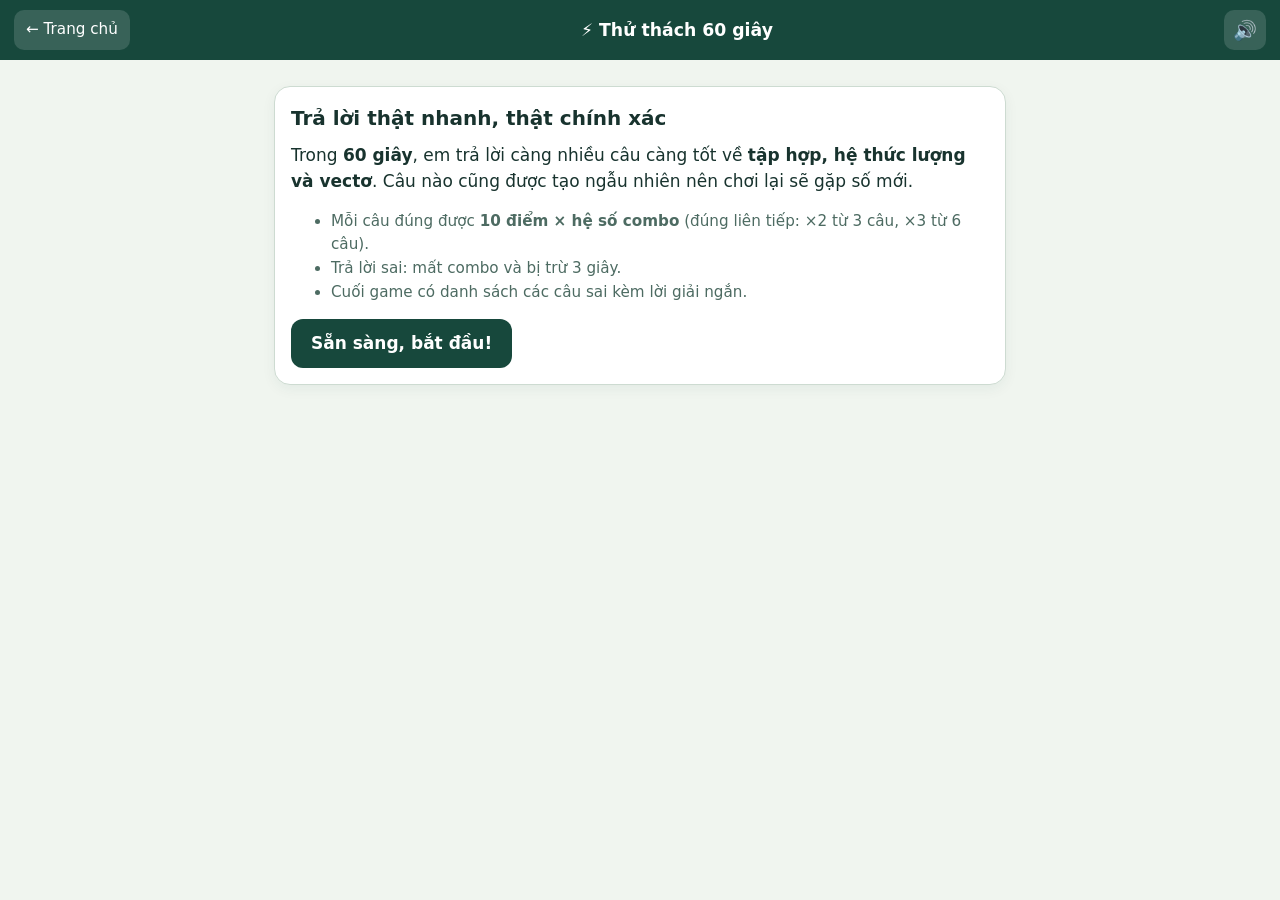
<file: games/thu-thach-60s.html>
<!doctype html>
<html lang="vi"><head><meta charset="utf-8"><meta name="viewport" content="width=device-width,initial-scale=1">
<title>Thử thách 60 giây · Games Toán 10</title><link rel="stylesheet" href="../assets/common.css">
<style>
.timer{height:14px;background:#e3ece5;border-radius:99px;overflow:hidden;margin:6px 0 10px}
.timer i{display:block;height:100%;width:100%;background:linear-gradient(90deg,#1f8a4c,#efc565 60%,#c0392b);transform-origin:left;transition:transform .25s linear}
.combo{font-weight:800;color:var(--orange)}
.big-q{font-size:1.25rem;font-weight:700;min-height:3.2em;margin:8px 0}
.pop{animation:pop .3s}
@keyframes pop{0%{transform:scale(1)}50%{transform:scale(1.25)}100%{transform:scale(1)}}
</style></head>
<body>
<header class="top"><a class="home" href="../index.html">← Trang chủ</a><h1>⚡ Thử thách 60 giây</h1><button id="snd" class="icon" aria-label="Bật hoặc tắt âm thanh">🔊</button></header>
<main>
<section id="intro" class="panel">
  <h2>Trả lời thật nhanh, thật chính xác</h2>
  <p>Trong <b>60 giây</b>, em trả lời càng nhiều câu càng tốt về <b>tập hợp, hệ thức lượng và vectơ</b>. Câu nào cũng được tạo ngẫu nhiên nên chơi lại sẽ gặp số mới.</p>
  <ul class="muted"><li>Mỗi câu đúng được <b>10 điểm × hệ số combo</b> (đúng liên tiếp: ×2 từ 3 câu, ×3 từ 6 câu).</li><li>Trả lời sai: mất combo và bị trừ 3 giây.</li><li>Cuối game có danh sách các câu sai kèm lời giải ngắn.</li></ul>
  <button class="btn" id="start">Sẵn sàng, bắt đầu!</button>
</section>
<section id="play" class="panel" hidden>
  <div class="hud"><span id="hTime"></span><span id="hScore"></span><span class="combo" id="hCombo"></span></div>
  <div class="timer"><i id="tbar"></i></div>
  <div class="big-q" id="question"></div>
  <div class="opts grid4" id="opts"></div>
  <div id="fb" aria-live="polite"></div>
</section>
</main>
<script src="../assets/common.js"></script>
<script>
const {$, rand, pick, shuffle, fmt, el} = SM;
SM.initSound();
const TOTAL = 60;
const COS = { 30: "√3/2", 45: "√2/2", 60: "1/2", 90: "0", 120: "−1/2", 135: "−√2/2", 150: "−√3/2" };
function numOpts(correct, extra) {
  const s = new Set([correct]); extra.forEach(x => { if (x !== correct && x >= 0) s.add(x); });
  let d = 1; while (s.size < 4) { s.add(correct + d); if (s.size < 4 && correct - d >= 0) s.add(correct - d); d++; }
  return shuffle([...s].slice(0, 4).map(String).concat([])).slice(0, 4);
}
// mỗi bộ sinh trả về {q, opts:[string], ans:string, exp}
const GEN = [
  () => { const x = rand(12, 25), y = rand(10, 22), z = rand(3, 9), u = x + y - z; return { q: `${x} em thích Toán, ${y} em thích Tin, ${z} em thích cả hai. Bao nhiêu em thích ít nhất một môn?`, ans: String(u), opts: numOpts(u, [x + y, x + y + z, x - z + y - z]), exp: `n(A ∪ B) = ${x} + ${y} − ${z} = ${u}` }; },
  () => { const x = rand(12, 22), y = rand(10, 20), z = rand(3, 8), u = x + y - z, N = u + rand(3, 9); return { q: `Lớp ${N} em: ${x} em thích Toán, ${y} em thích Tin, ${z} em thích cả hai. Bao nhiêu em không thích môn nào?`, ans: String(N - u), opts: numOpts(N - u, [N - x - y, N - u + z, N - x]), exp: `Hợp: ${x} + ${y} − ${z} = ${u}; ngoài hợp: ${N} − ${u} = ${N - u}` }; },
  () => { const x = rand(14, 25), z = rand(3, 9); return { q: `Nhóm A có ${x} em, trong đó ${z} em cũng thuộc nhóm B. Bao nhiêu em chỉ thuộc nhóm A?`, ans: String(x - z), opts: numOpts(x - z, [x + z, z, x]), exp: `Chỉ A = ${x} − ${z} = ${x - z}` }; },
  () => { const b = rand(2, 9), c = rand(2, 9), A = pick([60, 90, 120]), v = A === 60 ? b * b + c * c - b * c : A === 90 ? b * b + c * c : b * b + c * c + b * c; return { q: `AB = ${b}, AC = ${c}, góc A = ${A}°. Tính BC².`, ans: String(v), opts: numOpts(v, [b * b + c * c - b * c, b * b + c * c, b * b + c * c + b * c, (b + c) * (b + c)]), exp: `BC² = ${b}² + ${c}² − 2·${b}·${c}·cos ${A}° (cos ${A}° = ${COS[A]}) = ${v}` }; },
  () => { const A = pick(Object.keys(COS).map(Number)), wrong = shuffle(Object.keys(COS).map(Number).filter(a => a !== A)).slice(0, 3); return { q: `cos ${A}° bằng bao nhiêu?`, ans: COS[A], opts: shuffle([A, ...wrong]).map(a => COS[a]), exp: `cos ${A}° = ${COS[A]}` }; },
  () => { const a = rand(1, 5), b = rand(-5, 5), k = pick([-3, -2, -1, 2, 3]), ans = `(${k * a}; ${k * b})`; const opts = [...new Set([ans, `(${-k * a}; ${k * b})`, `(${k * a}; ${-k * b})`, `(${k + a}; ${k + b})`, `(${a - k}; ${b - k})`])].slice(0, 4); if (!opts.includes(ans)) opts[0] = ans; return { q: `Cho u = (${a}; ${b}). Tọa độ của vectơ ${k < 0 ? "−" + (-k) : k}u là:`, ans, opts: shuffle(opts), exp: `Nhân từng tọa độ với ${k}: (${k}·${a}; ${k}·${b}) = ${ans}` }; },
  () => { const t = pick([[3, 4, 5], [6, 8, 10], [5, 12, 13]]), k = pick([-3, -2, 2, 3, 4]), L = t[2], v = Math.abs(k) * L; return { q: `Cho u = (${t[0]}; ${t[1]}). Độ dài của vectơ ${k < 0 ? "−" + (-k) : k}u bằng bao nhiêu?`, ans: String(v), opts: numOpts(v, [k * L < 0 ? L + Math.abs(k) : k * L, Math.abs(k) + L, v + L]), exp: `|u| = ${L}; |ku| = |k|·|u| = ${Math.abs(k)}·${L} = ${v}` }; },
  () => { const p = pick(SM.PROPS), rev = SM.holds(p.Q, p.P); let c = 0; for (let n = 1; n <= 60; n++) if (p.Q(n) && !p.P(n)) { c = n; break; } return { q: `Mệnh đề đảo của "Nếu ${p.p} thì ${p.q}" là mệnh đề:`, ans: rev ? "Đúng" : "Sai", opts: ["Đúng", "Sai"], exp: rev ? `"Nếu ${p.q} thì ${p.p}" đúng với mọi n.` : `"Nếu ${p.q} thì ${p.p}" sai, phản ví dụ n = ${c}.` }; }
];
let time, score, combo, bestCombo, solved, wrongs, timerId, last, locked, endAt, cur;

function nextQ() {
  let g; do { g = pick(GEN)(); } while (g.opts.length < 2 || !g.opts.includes(g.ans));
  cur = g; locked = false;
  $("question").textContent = g.q;
  const box = $("opts"); box.replaceChildren(); box.className = "opts " + (g.opts.length === 2 ? "two" : "grid4");
  g.opts.forEach(t => {
    const b = el("button", "opt", t); box.append(b);
    b.onclick = () => answer(b, t);
  });
}
const mult = () => combo >= 6 ? 3 : combo >= 3 ? 2 : 1;
function answer(btn, t) {
  if (locked) return; locked = true;
  const ok = t === cur.ans; SM.beep(ok);
  [...$("opts").children].forEach(c => { c.disabled = true; if (c.textContent === cur.ans) c.classList.add("right"); else if (c === btn) c.classList.add("wrong"); });
  if (ok) { const m = mult(); score += 10 * m; combo++; bestCombo = Math.max(bestCombo, combo); solved++; $("fb").replaceChildren(el("div", "fb ok", `+${10 * m} điểm${m > 1 ? " (combo ×" + m + ")" : ""}`)); }
  else { combo = 0; endAt -= 3000; wrongs.push(cur.q + " → " + cur.exp); $("fb").replaceChildren(el("div", "fb no", "Sai: −3 giây. " + cur.exp)); }
  hud();
  setTimeout(() => { if (time > 0) { $("fb").replaceChildren(); nextQ(); } }, ok ? 350 : 1300);
}
function hud() {
  $("hTime").textContent = `⏱ ${Math.max(0, Math.ceil(time))} giây`; $("hScore").textContent = `Điểm: ${score}`;
  const c = $("hCombo"); c.textContent = combo >= 3 ? `🔥 Combo ×${mult()}` : combo ? `Đúng liên tiếp: ${combo}` : "";
  $("tbar").style.transform = `scaleX(${Math.max(0, time / TOTAL)})`;
}
function tick() {
  time = (endAt - performance.now()) / 1000; hud();
  if (time <= 0) { clearInterval(timerId); finish(); }
}
function finish() {
  locked = true; time = 0; hud();
  const rep = wrongs.slice(0, 5);
  SM.end({ id: "thu-thach-60s", title: "Hết giờ!", score, stars: SM.starsFor(score, [40, 100, 180]), unit: "điểm", mistakes: rep.length ? rep : null, again: begin });
}
function begin() {
  $("intro").hidden = true; $("play").hidden = false;
  score = 0; combo = 0; bestCombo = 0; solved = 0; wrongs = []; time = TOTAL;
  endAt = performance.now() + TOTAL * 1000; $("fb").replaceChildren(); nextQ(); hud();
  clearInterval(timerId); timerId = setInterval(tick, 200); window.scrollTo(0, 0);
}
$("start").onclick = begin;
</script></body></html>
</file>
<file: assets/common.css>
:root{
  --bg:#f0f5ef;--card:#fff;--ink:#18332e;--muted:#4d6b62;--line:#cddbd1;
  --green:#17483c;--green-d:#0f3a30;--blue:#286c89;--accent:#efc565;--orange:#b36520;
  --ok:#1f8a4c;--okbg:#d9efde;--bad:#c0392b;--badbg:#f8dfd7;
}
*{box-sizing:border-box}
html{-webkit-text-size-adjust:100%}
body{margin:0;background:var(--bg);color:var(--ink);font:17px/1.55 "Segoe UI",system-ui,-apple-system,Roboto,Arial,sans-serif;min-height:100vh}
.top{background:var(--green);color:#fff;display:flex;align-items:center;gap:10px;padding:10px 14px;position:sticky;top:0;z-index:5}
.top h1{margin:0;font-size:1.08rem;line-height:1.2;flex:1;text-align:center}
.home{color:#fff;text-decoration:none;background:rgba(255,255,255,.14);padding:8px 12px;border-radius:10px;font-size:.95rem;white-space:nowrap;min-height:40px;display:inline-flex;align-items:center}
.icon{font-size:1.2rem;background:rgba(255,255,255,.14);border:0;color:#fff;border-radius:10px;width:42px;height:40px;cursor:pointer}
main{max-width:760px;margin:0 auto;padding:14px 14px 40px}
.panel{background:var(--card);border:1px solid var(--line);border-radius:16px;padding:16px;margin-top:12px;box-shadow:0 4px 14px rgba(23,72,60,.06)}
h2{font-size:1.25rem;margin:0 0 8px}
p{margin:6px 0 10px}
.muted{color:var(--muted);font-size:.95rem}
.btn{font:inherit;font-weight:600;background:var(--green);color:#fff;border:0;border-radius:12px;padding:11px 20px;min-height:46px;cursor:pointer}
.btn:hover{background:var(--green-d)}
.btn.ghost{background:#fff;color:var(--green);border:1px solid var(--green)}
.btn:disabled{opacity:.5;cursor:default}
.btn:focus-visible,.opt:focus-visible,input:focus-visible,.line:focus-visible,.cardnum:focus-visible,.kbtn:focus-visible{outline:3px solid var(--orange);outline-offset:2px}
.row{display:flex;gap:10px;flex-wrap:wrap;align-items:center}
.hud{display:flex;justify-content:space-between;gap:8px;flex-wrap:wrap;font-weight:600;color:var(--green);margin-bottom:8px}
.hud span{background:#edf5ed;border-radius:999px;padding:3px 12px;font-size:.95rem}
.bar{height:8px;background:#e3ece5;border-radius:99px;overflow:hidden;margin-bottom:10px}
.bar i{display:block;height:100%;background:var(--green);width:0;transition:width .3s}
.steps{display:flex;gap:6px;flex-wrap:wrap;margin:6px 0 10px}
.steps b{font-size:.82rem;font-weight:600;padding:3px 10px;border-radius:999px;background:#edf5ed;color:var(--muted)}
.steps b.on{background:var(--green);color:#fff}
.steps b.done{background:var(--okbg);color:var(--ok)}
.q{font-size:1.1rem;font-weight:600;margin:8px 0}
.opts{display:grid;gap:9px;margin:10px 0}
.opts.two{grid-template-columns:1fr 1fr}
@media (min-width:560px){.opts.grid4{grid-template-columns:1fr 1fr}}
.opt{font:inherit;text-align:left;background:#fff;color:var(--ink);border:2px solid var(--line);border-radius:12px;padding:12px 14px;min-height:50px;cursor:pointer}
.opt:hover:not(:disabled){border-color:var(--green)}
.opt.right{background:var(--okbg);border-color:var(--ok)}
.opt.wrong{background:var(--badbg);border-color:var(--bad)}
.opt:disabled{cursor:default}
input.num{font:inherit;font-size:1.15rem;width:9em;padding:10px 12px;border:2px solid #97afa1;border-radius:10px;background:#fff;color:var(--ink)}
.fb{border-radius:12px;padding:10px 14px;margin:10px 0;font-weight:500}
.fb.ok{background:var(--okbg);color:#14522d}
.fb.no{background:var(--badbg);color:#7a2418}
.fb.info{background:#e8f1f6;color:#1d4a60}
.exp{background:#f6f9f5;border:1px dashed #9ab2a4;border-radius:12px;padding:10px 14px;margin:10px 0;font-size:.98rem}
.exp div{margin:2px 0}
svg.fig{width:100%;height:auto;max-height:340px;background:#f8fbf7;border:1px solid var(--line);border-radius:12px;display:block;margin:8px 0}
.overlay{position:fixed;inset:0;background:rgba(10,30,25,.6);display:flex;padding:16px;z-index:20;overflow:auto}
.overlay[hidden]{display:none}
.modal{background:#fff;border-radius:20px;max-width:440px;width:100%;padding:22px;text-align:center;margin:auto}
.modal h2{font-size:1.5rem}
.stars{font-size:2.4rem;letter-spacing:.1em;margin:4px 0}
.stars .off{opacity:.2;filter:grayscale(1)}
.big{font-size:2.2rem;font-weight:800;color:var(--green)}
.review{text-align:left;font-size:.95rem;margin:10px 0;padding-left:20px}
.review li{margin:4px 0}
canvas.confetti{position:fixed;inset:0;pointer-events:none;z-index:30;width:100%;height:100%}
[hidden]{display:none!important}
@media (prefers-reduced-motion:reduce){*{transition:none!important;animation:none!important}}
</file>
